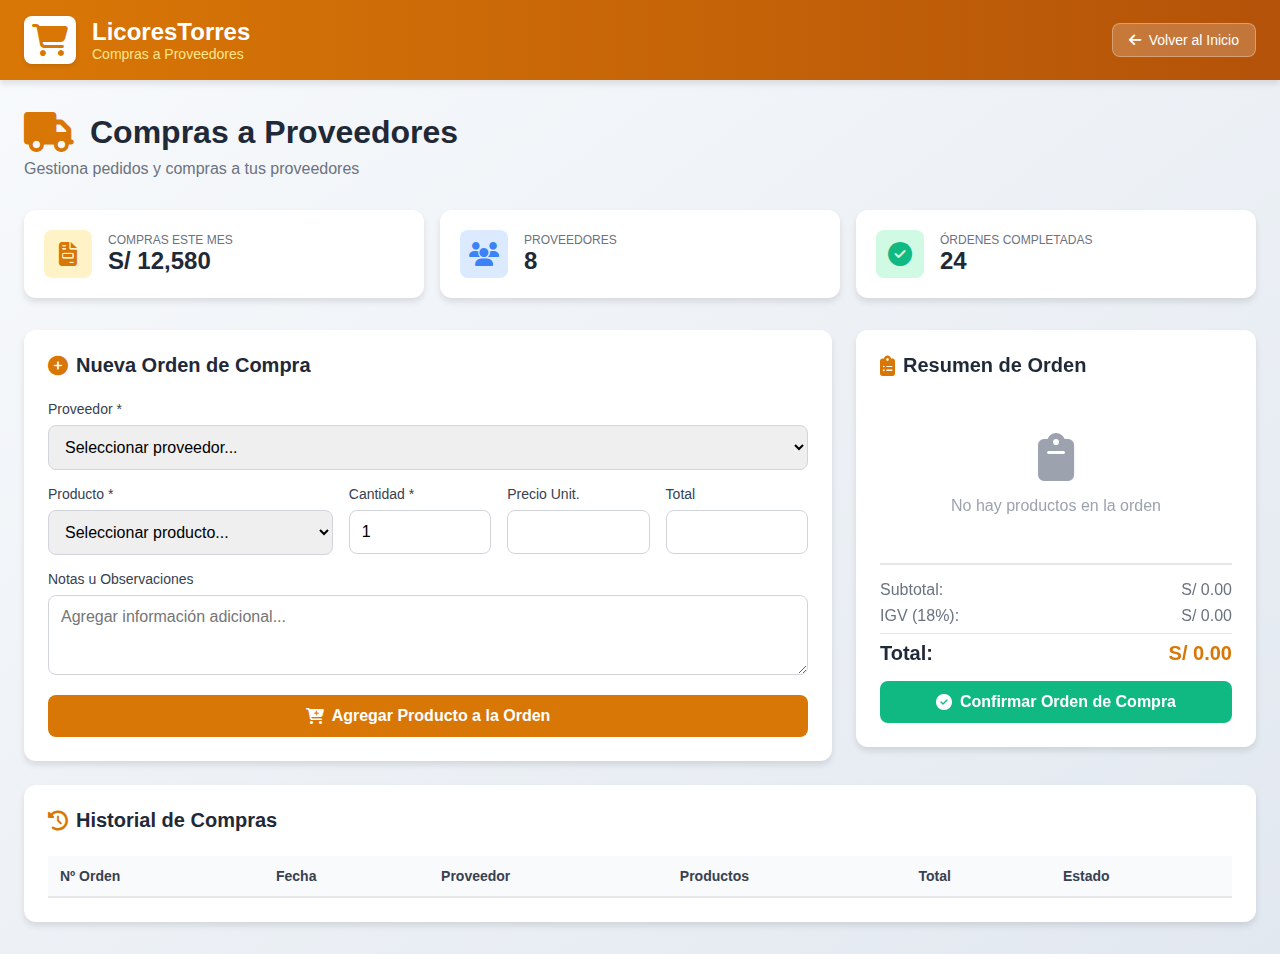
<file: InterfazPrincipal/compras_proveedores.html>
<!DOCTYPE html>
<html lang="es">
<head>
    <meta charset="UTF-8">
    <meta name="viewport" content="width=device-width, initial-scale=1.0">
    <title>Compras a Proveedores - LicoresTorres</title>
    <link rel="stylesheet" href="https://cdnjs.cloudflare.com/ajax/libs/font-awesome/6.4.0/css/all.min.css">
    <style>
        * {
            margin: 0;
            padding: 0;
            box-sizing: border-box;
        }

        body {
            font-family: 'Segoe UI', Tahoma, Geneva, Verdana, sans-serif;
            background: linear-gradient(to bottom right, #f8fafc, #e2e8f0);
            min-height: 100vh;
        }

        /* Header */
        header {
            background: linear-gradient(to right, #d97706, #b45309);
            box-shadow: 0 4px 6px rgba(0,0,0,0.1);
            padding: 1rem 1.5rem;
        }

        .header-content {
            display: flex;
            justify-content: space-between;
            align-items: center;
            max-width: 1400px;
            margin: 0 auto;
        }

        .logo-section {
            display: flex;
            align-items: center;
            gap: 1rem;
        }

        .logo-box {
            background: white;
            padding: 0.5rem;
            border-radius: 0.5rem;
            box-shadow: 0 2px 4px rgba(0,0,0,0.1);
        }

        .logo-box i {
            font-size: 32px;
            color: #d97706;
        }

        .logo-text h1 {
            color: white;
            font-size: 1.5rem;
            font-weight: bold;
        }

        .logo-text p {
            color: #fde68a;
            font-size: 0.875rem;
        }

        .back-btn {
            background: rgba(255,255,255,0.2);
            border: 1px solid rgba(255,255,255,0.3);
            color: white;
            padding: 0.5rem 1rem;
            border-radius: 0.5rem;
            cursor: pointer;
            display: flex;
            align-items: center;
            gap: 0.5rem;
            font-size: 0.875rem;
            transition: all 0.3s;
        }

        .back-btn:hover {
            background: rgba(255,255,255,0.3);
        }

        /* Main Container */
        .main-container {
            max-width: 1400px;
            margin: 2rem auto;
            padding: 0 1.5rem;
        }

        .page-title {
            color: #1f2937;
            font-size: 2rem;
            font-weight: bold;
            margin-bottom: 0.5rem;
            display: flex;
            align-items: center;
            gap: 1rem;
        }

        .page-title i {
            color: #d97706;
            font-size: 2.5rem;
        }

        .page-subtitle {
            color: #6b7280;
            margin-bottom: 2rem;
        }

        /* Stats Row */
        .stats-row {
            display: grid;
            grid-template-columns: repeat(auto-fit, minmax(200px, 1fr));
            gap: 1rem;
            margin-bottom: 2rem;
        }

        .stat-card {
            background: white;
            border-radius: 0.75rem;
            box-shadow: 0 4px 6px rgba(0,0,0,0.1);
            padding: 1.25rem;
            display: flex;
            align-items: center;
            gap: 1rem;
        }

        .stat-icon {
            width: 48px;
            height: 48px;
            border-radius: 0.5rem;
            display: flex;
            align-items: center;
            justify-content: center;
        }

        .stat-icon.amber {
            background: #fef3c7;
        }

        .stat-icon.blue {
            background: #dbeafe;
        }

        .stat-icon.green {
            background: #d1fae5;
        }

        .stat-icon i {
            font-size: 24px;
        }

        .stat-icon.amber i {
            color: #d97706;
        }

        .stat-icon.blue i {
            color: #3b82f6;
        }

        .stat-icon.green i {
            color: #10b981;
        }

        .stat-info p:first-child {
            color: #6b7280;
            font-size: 0.75rem;
            font-weight: 500;
        }

        .stat-info p:last-child {
            color: #1f2937;
            font-size: 1.5rem;
            font-weight: bold;
        }

        /* Two Column Layout */
        .content-grid {
            display: grid;
            grid-template-columns: 1fr 400px;
            gap: 1.5rem;
        }

        /* Form Section */
        .form-section {
            background: white;
            border-radius: 0.75rem;
            box-shadow: 0 4px 6px rgba(0,0,0,0.1);
            padding: 1.5rem;
        }

        .section-title {
            color: #1f2937;
            font-size: 1.25rem;
            font-weight: bold;
            margin-bottom: 1.5rem;
            display: flex;
            align-items: center;
            gap: 0.5rem;
        }

        .section-title i {
            color: #d97706;
        }

        .form-group {
            margin-bottom: 1rem;
        }

        .form-group label {
            display: block;
            color: #374151;
            font-weight: 500;
            margin-bottom: 0.5rem;
            font-size: 0.875rem;
        }

        .form-group input,
        .form-group select,
        .form-group textarea {
            width: 100%;
            padding: 0.75rem;
            border: 1px solid #d1d5db;
            border-radius: 0.5rem;
            font-size: 1rem;
            font-family: inherit;
        }

        .form-group textarea {
            resize: vertical;
            min-height: 80px;
        }

        .form-group input:focus,
        .form-group select:focus,
        .form-group textarea:focus {
            outline: none;
            border-color: #d97706;
            box-shadow: 0 0 0 3px rgba(217, 119, 6, 0.1);
        }

        .form-row {
            display: grid;
            grid-template-columns: 2fr 1fr 1fr 1fr;
            gap: 1rem;
        }

        .btn {
            padding: 0.75rem 1.5rem;
            border: none;
            border-radius: 0.5rem;
            font-weight: 600;
            cursor: pointer;
            transition: all 0.3s;
            display: flex;
            align-items: center;
            justify-content: center;
            gap: 0.5rem;
        }

        .btn-primary {
            background: #d97706;
            color: white;
            width: 100%;
            font-size: 1rem;
        }

        .btn-primary:hover {
            background: #b45309;
            transform: translateY(-2px);
            box-shadow: 0 4px 8px rgba(217, 119, 6, 0.3);
        }

        .btn-success {
            background: #10b981;
            color: white;
            width: 100%;
            font-size: 1rem;
        }

        .btn-success:hover {
            background: #059669;
            transform: translateY(-2px);
            box-shadow: 0 4px 8px rgba(16, 185, 129, 0.3);
        }

        /* Order Summary Section */
        .order-section {
            background: white;
            border-radius: 0.75rem;
            box-shadow: 0 4px 6px rgba(0,0,0,0.1);
            padding: 1.5rem;
            height: fit-content;
            position: sticky;
            top: 1.5rem;
        }

        .order-items {
            max-height: 300px;
            overflow-y: auto;
            margin-bottom: 1rem;
        }

        .order-item {
            display: flex;
            justify-content: space-between;
            align-items: center;
            padding: 0.75rem;
            border-bottom: 1px solid #e5e7eb;
        }

        .order-item:last-child {
            border-bottom: none;
        }

        .order-item-info {
            flex: 1;
        }

        .order-item-name {
            font-weight: 600;
            color: #1f2937;
            font-size: 0.875rem;
        }

        .order-item-details {
            font-size: 0.75rem;
            color: #6b7280;
        }

        .order-item-price {
            font-weight: bold;
            color: #d97706;
            margin-left: 1rem;
        }

        .order-item-remove {
            background: none;
            border: none;
            color: #ef4444;
            cursor: pointer;
            padding: 0.25rem;
            margin-left: 0.5rem;
        }

        .order-empty {
            text-align: center;
            padding: 2rem;
            color: #9ca3af;
        }

        .order-empty i {
            font-size: 3rem;
            margin-bottom: 1rem;
        }

        .order-summary {
            border-top: 2px solid #e5e7eb;
            padding-top: 1rem;
            margin-top: 1rem;
        }

        .summary-row {
            display: flex;
            justify-content: space-between;
            margin-bottom: 0.5rem;
            color: #6b7280;
        }

        .summary-row.total {
            font-size: 1.25rem;
            font-weight: bold;
            color: #1f2937;
            margin-top: 0.5rem;
            padding-top: 0.5rem;
            border-top: 1px solid #e5e7eb;
        }

        .summary-row.total span:last-child {
            color: #d97706;
        }

        .provider-info {
            background: #fffbeb;
            border: 1px solid #fcd34d;
            border-radius: 0.5rem;
            padding: 1rem;
            margin-bottom: 1rem;
        }

        .provider-info h4 {
            color: #92400e;
            font-size: 0.875rem;
            font-weight: 600;
            margin-bottom: 0.5rem;
        }

        .provider-info p {
            color: #78350f;
            font-size: 0.75rem;
            margin: 0.25rem 0;
        }

        /* Purchase Table */
        .purchase-table-section {
            background: white;
            border-radius: 0.75rem;
            box-shadow: 0 4px 6px rgba(0,0,0,0.1);
            padding: 1.5rem;
            margin-top: 1.5rem;
        }

        .table-wrapper {
            overflow-x: auto;
        }

        table {
            width: 100%;
            border-collapse: collapse;
        }

        thead {
            background: #f9fafb;
        }

        th {
            padding: 0.75rem;
            text-align: left;
            font-weight: 600;
            color: #374151;
            border-bottom: 2px solid #e5e7eb;
            font-size: 0.875rem;
        }

        td {
            padding: 0.75rem;
            border-bottom: 1px solid #e5e7eb;
            color: #6b7280;
            font-size: 0.875rem;
        }

        tbody tr:hover {
            background: #f9fafb;
        }

        .badge {
            padding: 0.25rem 0.75rem;
            border-radius: 9999px;
            font-size: 0.75rem;
            font-weight: 600;
            cursor: pointer;
            display: inline-flex;
            align-items: center;
            gap: 0.25rem;
            transition: all 0.3s;
        }

        .badge:hover {
            transform: scale(1.05);
            box-shadow: 0 2px 4px rgba(0,0,0,0.1);
        }

        .badge-success {
            background: #d1fae5;
            color: #065f46;
        }

        .badge-warning {
            background: #fef3c7;
            color: #92400e;
        }

        .badge-danger {
            background: #fee2e2;
            color: #991b1b;
        }

        /* Modal */
        .modal-overlay {
            display: none;
            position: fixed;
            top: 0;
            left: 0;
            width: 100%;
            height: 100%;
            background: rgba(0, 0, 0, 0.5);
            z-index: 1000;
            align-items: center;
            justify-content: center;
        }

        .modal-overlay.active {
            display: flex;
        }

        .modal {
            background: white;
            border-radius: 0.75rem;
            padding: 2rem;
            max-width: 400px;
            width: 90%;
            box-shadow: 0 20px 25px -5px rgba(0, 0, 0, 0.1);
            animation: modalSlide 0.3s ease-out;
        }

        @keyframes modalSlide {
            from {
                transform: translateY(-50px);
                opacity: 0;
            }
            to {
                transform: translateY(0);
                opacity: 1;
            }
        }

        .modal-header {
            display: flex;
            justify-content: space-between;
            align-items: center;
            margin-bottom: 1.5rem;
        }

        .modal-title {
            color: #1f2937;
            font-size: 1.25rem;
            font-weight: bold;
            display: flex;
            align-items: center;
            gap: 0.5rem;
        }

        .modal-close {
            background: none;
            border: none;
            color: #6b7280;
            font-size: 1.5rem;
            cursor: pointer;
            padding: 0;
            line-height: 1;
        }

        .modal-close:hover {
            color: #1f2937;
        }

        .modal-content {
            margin-bottom: 1.5rem;
        }

        .modal-info {
            background: #f9fafb;
            padding: 1rem;
            border-radius: 0.5rem;
            margin-bottom: 1rem;
        }

        .modal-info p {
            color: #6b7280;
            font-size: 0.875rem;
            margin: 0.5rem 0;
        }

        .modal-info strong {
            color: #1f2937;
        }

        .status-options {
            display: flex;
            flex-direction: column;
            gap: 0.75rem;
        }

        .status-option {
            padding: 1rem;
            border: 2px solid #e5e7eb;
            border-radius: 0.5rem;
            cursor: pointer;
            transition: all 0.3s;
            display: flex;
            align-items: center;
            gap: 0.75rem;
        }

        .status-option:hover {
            border-color: #d97706;
            background: #fffbeb;
        }

        .status-option.selected {
            border-color: #d97706;
            background: #fffbeb;
        }

        .status-option input[type="radio"] {
            width: 20px;
            height: 20px;
            cursor: pointer;
        }

        .status-label {
            flex: 1;
        }

        .status-label .status-name {
            font-weight: 600;
            color: #1f2937;
            font-size: 0.875rem;
            display: flex;
            align-items: center;
            gap: 0.5rem;
        }

        .status-label .status-desc {
            color: #6b7280;
            font-size: 0.75rem;
            margin-top: 0.25rem;
        }

        .modal-actions {
            display: flex;
            gap: 0.75rem;
        }

        .btn-modal {
            flex: 1;
            padding: 0.75rem;
            border: none;
            border-radius: 0.5rem;
            font-weight: 600;
            cursor: pointer;
            transition: all 0.3s;
            font-size: 0.875rem;
        }

        .btn-cancel {
            background: #f3f4f6;
            color: #6b7280;
        }

        .btn-cancel:hover {
            background: #e5e7eb;
        }

        .btn-confirm {
            background: #d97706;
            color: white;
        }

        .btn-confirm:hover {
            background: #b45309;
        }

        @media (max-width: 1024px) {
            .content-grid {
                grid-template-columns: 1fr;
            }

            .order-section {
                position: static;
            }

            .stats-row {
                grid-template-columns: repeat(auto-fit, minmax(150px, 1fr));
            }
        }

        @media (max-width: 768px) {
            .form-row {
                grid-template-columns: 1fr;
            }
        }
    </style>
</head>
<body>
    <!-- Header -->
    <header>
        <div class="header-content">
            <div class="logo-section">
                <div class="logo-box">
                    <i class="fas fa-shopping-cart"></i>
                </div>
                <div class="logo-text">
                    <h1>LicoresTorres</h1>
                    <p>Compras a Proveedores</p>
                </div>
            </div>
            <button class="back-btn" onclick="window.location.href='Principal.html'">
                <i class="fas fa-arrow-left"></i>
                Volver al Inicio
            </button>
        </div>
    </header>

    <!-- Main Content -->
    <div class="main-container">
        <div class="page-title">
            <i class="fas fa-truck"></i>
            Compras a Proveedores
        </div>
        <p class="page-subtitle">Gestiona pedidos y compras a tus proveedores</p>

        <!-- Stats -->
        <div class="stats-row">
            <div class="stat-card">
                <div class="stat-icon amber">
                    <i class="fas fa-file-invoice"></i>
                </div>
                <div class="stat-info">
                    <p>COMPRAS ESTE MES</p>
                    <p>S/ 12,580</p>
                </div>
            </div>
            <div class="stat-card">
                <div class="stat-icon blue">
                    <i class="fas fa-users"></i>
                </div>
                <div class="stat-info">
                    <p>PROVEEDORES</p>
                    <p>8</p>
                </div>
            </div>
            <div class="stat-card">
                <div class="stat-icon green">
                    <i class="fas fa-check-circle"></i>
                </div>
                <div class="stat-info">
                    <p>ÓRDENES COMPLETADAS</p>
                    <p>24</p>
                </div>
            </div>
        </div>

        <div class="content-grid">
            <!-- Form Section -->
            <div class="form-section">
                <h2 class="section-title">
                    <i class="fas fa-plus-circle"></i>
                    Nueva Orden de Compra
                </h2>

                <form id="purchaseForm">
                    <div class="form-group">
                        <label>Proveedor *</label>
                        <select id="providerSelect" required>
                            <option value="">Seleccionar proveedor...</option>
                            <option value="1" data-contact="Juan Pérez" data-phone="984-123-456">Distribuidora Norte SAC</option>
                            <option value="2" data-contact="María García" data-phone="951-789-012">Licores del Sur EIRL</option>
                            <option value="3" data-contact="Carlos Ruiz" data-phone="932-456-789">Importadora Premium SAC</option>
                            <option value="4" data-contact="Ana Torres" data-phone="965-234-567">Bebidas Express SAC</option>
                        </select>
                    </div>

                    <div class="form-row">
                        <div class="form-group">
                            <label>Producto *</label>
                            <select id="productSelect" required>
                                <option value="">Seleccionar producto...</option>
                                <option value="1" data-price="3.00">Cerveza Pilsen 620ml (Caja x 24)</option>
                                <option value="2" data-price="3.50">Cerveza Cusqueña 650ml (Caja x 24)</option>
                                <option value="3" data-price="30.00">Vino Tacama Tinto (Botella)</option>
                                <option value="4" data-price="55.00">Ron Cartavio XO (Botella)</option>
                                <option value="5" data-price="40.00">Whisky Johnnie Walker Red (Botella)</option>
                            </select>
                        </div>
                        <div class="form-group">
                            <label>Cantidad *</label>
                            <input type="number" id="quantity" min="1" value="1" required>
                        </div>
                        <div class="form-group">
                            <label>Precio Unit.</label>
                            <input type="number" id="price" step="0.01" readonly>
                        </div>
                        <div class="form-group">
                            <label>Total</label>
                            <input type="number" id="itemTotal" step="0.01" readonly>
                        </div>
                    </div>

                    <div class="form-group">
                        <label>Notas u Observaciones</label>
                        <textarea id="notes" placeholder="Agregar información adicional..."></textarea>
                    </div>

                    <button type="submit" class="btn btn-primary">
                        <i class="fas fa-cart-plus"></i>
                        Agregar Producto a la Orden
                    </button>
                </form>
            </div>

            <!-- Order Summary Section -->
            <div class="order-section">
                <h2 class="section-title">
                    <i class="fas fa-clipboard-list"></i>
                    Resumen de Orden
                </h2>

                <div class="provider-info" id="providerInfo" style="display: none;">
                    <h4><i class="fas fa-building"></i> Proveedor Seleccionado</h4>
                    <p id="providerName"></p>
                    <p><i class="fas fa-user"></i> <span id="providerContact"></span></p>
                    <p><i class="fas fa-phone"></i> <span id="providerPhone"></span></p>
                </div>

                <div class="order-items" id="orderItems">
                    <div class="order-empty">
                        <i class="fas fa-clipboard"></i>
                        <p>No hay productos en la orden</p>
                    </div>
                </div>

                <div class="order-summary">
                    <div class="summary-row">
                        <span>Subtotal:</span>
                        <span id="subtotal">S/ 0.00</span>
                    </div>
                    <div class="summary-row">
                        <span>IGV (18%):</span>
                        <span id="igv">S/ 0.00</span>
                    </div>
                    <div class="summary-row total">
                        <span>Total:</span>
                        <span id="total">S/ 0.00</span>
                    </div>

                    <button class="btn btn-success" id="finalizePurchase" style="margin-top: 1rem;" disabled>
                        <i class="fas fa-check-circle"></i>
                        Confirmar Orden de Compra
                    </button>
                </div>
            </div>
        </div>

        <!-- Purchase History Table -->
        <div class="purchase-table-section">
            <h2 class="section-title">
                <i class="fas fa-history"></i>
                Historial de Compras
            </h2>

            <div class="table-wrapper">
                <table>
                    <thead>
                        <tr>
                            <th>Nº Orden</th>
                            <th>Fecha</th>
                            <th>Proveedor</th>
                            <th>Productos</th>
                            <th>Total</th>
                            <th>Estado</th>
                        </tr>
                    </thead>
                    <tbody id="purchaseHistory">
                    </tbody>
                </table>
            </div>
        </div>
    </div>

    <!-- Status Change Modal -->
    <div class="modal-overlay" id="statusModal">
        <div class="modal">
            <div class="modal-header">
                <h3 class="modal-title">
                    <i class="fas fa-edit"></i>
                    Cambiar Estado de Orden
                </h3>
                <button class="modal-close" onclick="closeStatusModal()">×</button>
            </div>
            
            <div class="modal-content">
                <div class="modal-info">
                    <p><strong>Orden:</strong> <span id="modalOrderId"></span></p>
                    <p><strong>Proveedor:</strong> <span id="modalProvider"></span></p>
                    <p><strong>Estado Actual:</strong> <span id="modalCurrentStatus"></span></p>
                </div>

                <div class="status-options">
                    <label class="status-option">
                        <input type="radio" name="status" value="pendiente">
                        <div class="status-label">
                            <div class="status-name">
                                <i class="fas fa-clock" style="color: #d97706;"></i>
                                Pendiente
                            </div>
                            <div class="status-desc">La orden está en espera de ser procesada</div>
                        </div>
                    </label>

                    <label class="status-option">
                        <input type="radio" name="status" value="recibida">
                        <div class="status-label">
                            <div class="status-name">
                                <i class="fas fa-check-circle" style="color: #10b981;"></i>
                                Recibida
                            </div>
                            <div class="status-desc">Los productos fueron recibidos correctamente</div>
                        </div>
                    </label>

                    <label class="status-option">
                        <input type="radio" name="status" value="cancelada">
                        <div class="status-label">
                            <div class="status-name">
                                <i class="fas fa-times-circle" style="color: #ef4444;"></i>
                                Cancelada
                            </div>
                            <div class="status-desc">La orden fue cancelada</div>
                        </div>
                    </label>
                </div>
            </div>

            <div class="modal-actions">
                <button class="btn-modal btn-cancel" onclick="closeStatusModal()">
                    Cancelar
                </button>
                <button class="btn-modal btn-confirm" onclick="confirmStatusChange()">
                    Guardar Cambios
                </button>
            </div>
        </div>
    </div>

    <script>
        let order = [];
        let purchaseCounter = 1;
        let selectedProvider = null;
        let currentOrderRow = null;
        let orders = {}; // Store order data

        // Status option click handlers
        document.querySelectorAll('.status-option').forEach(option => {
            option.addEventListener('click', function() {
                document.querySelectorAll('.status-option').forEach(o => o.classList.remove('selected'));
                this.classList.add('selected');
                this.querySelector('input[type="radio"]').checked = true;
            });
        });

        // Update provider info
        document.getElementById('providerSelect').addEventListener('change', function() {
            const selectedOption = this.options[this.selectedIndex];
            
            if (selectedOption.value) {
                selectedProvider = {
                    id: selectedOption.value,
                    name: selectedOption.text,
                    contact: selectedOption.dataset.contact,
                    phone: selectedOption.dataset.phone
                };
                
                document.getElementById('providerInfo').style.display = 'block';
                document.getElementById('providerName').textContent = selectedProvider.name;
                document.getElementById('providerContact').textContent = selectedProvider.contact;
                document.getElementById('providerPhone').textContent = selectedProvider.phone;
            } else {
                document.getElementById('providerInfo').style.display = 'none';
                selectedProvider = null;
            }
        });

        // Update price and total
        document.getElementById('productSelect').addEventListener('change', updateItemTotal);
        document.getElementById('quantity').addEventListener('input', updateItemTotal);

        function updateItemTotal() {
            const select = document.getElementById('productSelect');
            const selectedOption = select.options[select.selectedIndex];
            const price = parseFloat(selectedOption.dataset.price) || 0;
            const quantity = parseInt(document.getElementById('quantity').value) || 0;
            
            document.getElementById('price').value = price.toFixed(2);
            document.getElementById('itemTotal').value = (price * quantity).toFixed(2);
        }

        // Add to order
        document.getElementById('purchaseForm').addEventListener('submit', function(e) {
            e.preventDefault();
            
            if (!selectedProvider) {
                alert('Por favor selecciona un proveedor');
                return;
            }
            
            const select = document.getElementById('productSelect');
            const selectedOption = select.options[select.selectedIndex];
            const quantity = parseInt(document.getElementById('quantity').value);
            const price = parseFloat(selectedOption.dataset.price);
            
            if (!selectedOption.value) return;
            
            const item = {
                id: selectedOption.value,
                name: selectedOption.text,
                quantity: quantity,
                price: price,
                total: quantity * price
            };
            
            order.push(item);
            updateOrder();
            
            // Reset product fields only
            document.getElementById('productSelect').value = '';
            document.getElementById('quantity').value = '1';
            document.getElementById('price').value = '';
            document.getElementById('itemTotal').value = '';
            document.getElementById('notes').value = '';
        });

        // Update order display
        function updateOrder() {
            const orderItemsDiv = document.getElementById('orderItems');
            
            if (order.length === 0) {
                orderItemsDiv.innerHTML = `
                    <div class="order-empty">
                        <i class="fas fa-clipboard"></i>
                        <p>No hay productos en la orden</p>
                    </div>
                `;
                document.getElementById('finalizePurchase').disabled = true;
            } else {
                orderItemsDiv.innerHTML = order.map((item, index) => `
                    <div class="order-item">
                        <div class="order-item-info">
                            <div class="order-item-name">${item.name}</div>
                            <div class="order-item-details">${item.quantity} unid. x S/ ${item.price.toFixed(2)}</div>
                        </div>
                        <div class="order-item-price">S/ ${item.total.toFixed(2)}</div>
                        <button class="order-item-remove" onclick="removeFromOrder(${index})">
                            <i class="fas fa-times"></i>
                        </button>
                    </div>
                `).join('');
                document.getElementById('finalizePurchase').disabled = false;
            }
            
            updateSummary();
        }

        // Remove from order
        function removeFromOrder(index) {
            order.splice(index, 1);
            updateOrder();
        }

        // Update summary
        function updateSummary() {
            const subtotal = order.reduce((sum, item) => sum + item.total, 0);
            const igv = subtotal * 0.18;
            const total = subtotal + igv;
            
            document.getElementById('subtotal').textContent = `S/ ${subtotal.toFixed(2)}`;
            document.getElementById('igv').textContent = `S/ ${igv.toFixed(2)}`;
            document.getElementById('total').textContent = `S/ ${total.toFixed(2)}`;
        }

        // Finalize purchase
        document.getElementById('finalizePurchase').addEventListener('click', function() {
            if (order.length === 0 || !selectedProvider) return;
            
            const total = parseFloat(document.getElementById('total').textContent.replace('S/ ', ''));
            const now = new Date();
            const dateStr = `${now.getDate().toString().padStart(2, '0')}/${(now.getMonth()+1).toString().padStart(2, '0')}/${now.getFullYear()}`;
            
            const productSummary = order.map(item => `${item.name.split('(')[0].trim()} (${item.quantity})`).join(', ');
            const orderId = `OC-${purchaseCounter.toString().padStart(4, '0')}`;
            
            // Store order data
            orders[orderId] = {
                id: orderId,
                date: dateStr,
                provider: selectedProvider.name,
                products: productSummary,
                total: total,
                status: 'pendiente'
            };
            
            // Add to table
            const tbody = document.getElementById('purchaseHistory');
            const newRow = tbody.insertRow(0);
            newRow.dataset.orderId = orderId;
            
            newRow.innerHTML = `
                <td>#${orderId}</td>
                <td>${dateStr}</td>
                <td>${selectedProvider.name}</td>
                <td>${productSummary}</td>
                <td>S/ ${total.toFixed(2)}</td>
                <td>
                    <span class="badge badge-warning" onclick="openStatusModal('${orderId}', this.closest('tr'))">
                        <i class="fas fa-clock"></i>
                        Pendiente
                    </span>
                </td>
            `;
            
            purchaseCounter++;
            
            // Clear order and reset
            order = [];
            selectedProvider = null;
            updateOrder();
            document.getElementById('providerSelect').value = '';
            document.getElementById('providerInfo').style.display = 'none';
            
            alert('¡Orden de compra registrada exitosamente!');
        });

        // Open status modal
        function openStatusModal(orderId, row) {
            currentOrderRow = row;
            const orderData = orders[orderId];
            
            document.getElementById('modalOrderId').textContent = '#' + orderId;
            document.getElementById('modalProvider').textContent = orderData.provider;
            
            // Set current status text and select radio
            const statusTexts = {
                'pendiente': 'Pendiente',
                'recibida': 'Recibida',
                'cancelada': 'Cancelada'
            };
            document.getElementById('modalCurrentStatus').textContent = statusTexts[orderData.status];
            
            // Select current status radio
            const currentRadio = document.querySelector(`input[name="status"][value="${orderData.status}"]`);
            if (currentRadio) {
                currentRadio.checked = true;
                currentRadio.closest('.status-option').classList.add('selected');
            }
            
            document.getElementById('statusModal').classList.add('active');
        }

        // Close status modal
        function closeStatusModal() {
            document.getElementById('statusModal').classList.remove('active');
            document.querySelectorAll('.status-option').forEach(o => o.classList.remove('selected'));
            document.querySelectorAll('input[name="status"]').forEach(r => r.checked = false);
            currentOrderRow = null;
        }

        // Confirm status change
        function confirmStatusChange() {
            const selectedStatus = document.querySelector('input[name="status"]:checked');
            
            if (!selectedStatus) {
                alert('Por favor selecciona un estado');
                return;
            }
            
            const newStatus = selectedStatus.value;
            const orderId = document.getElementById('modalOrderId').textContent.replace('#', '');
            
            // Update order data
            orders[orderId].status = newStatus;
            
            // Update badge in table
            const badgeCell = currentOrderRow.cells[5];
            let badgeClass = '';
            let badgeIcon = '';
            let badgeText = '';
            
            switch(newStatus) {
                case 'recibida':
                    badgeClass = 'badge-success';
                    badgeIcon = 'fa-check-circle';
                    badgeText = 'Recibida';
                    break;
                case 'pendiente':
                    badgeClass = 'badge-warning';
                    badgeIcon = 'fa-clock';
                    badgeText = 'Pendiente';
                    break;
                case 'cancelada':
                    badgeClass = 'badge-danger';
                    badgeIcon = 'fa-times-circle';
                    badgeText = 'Cancelada';
                    break;
            }
            
            badgeCell.innerHTML = `
                <span class="badge ${badgeClass}" onclick="openStatusModal('${orderId}', this.closest('tr'))">
                    <i class="fas ${badgeIcon}"></i>
                    ${badgeText}
                </span>
            `;
            
            closeStatusModal();
            alert(`Estado actualizado a: ${badgeText}`);
        }

        // Close modal when clicking outside
        document.getElementById('statusModal').addEventListener('click', function(e) {
            if (e.target === this) {
                closeStatusModal();
            }
        });
    </script>
</body>
</html>
</file>
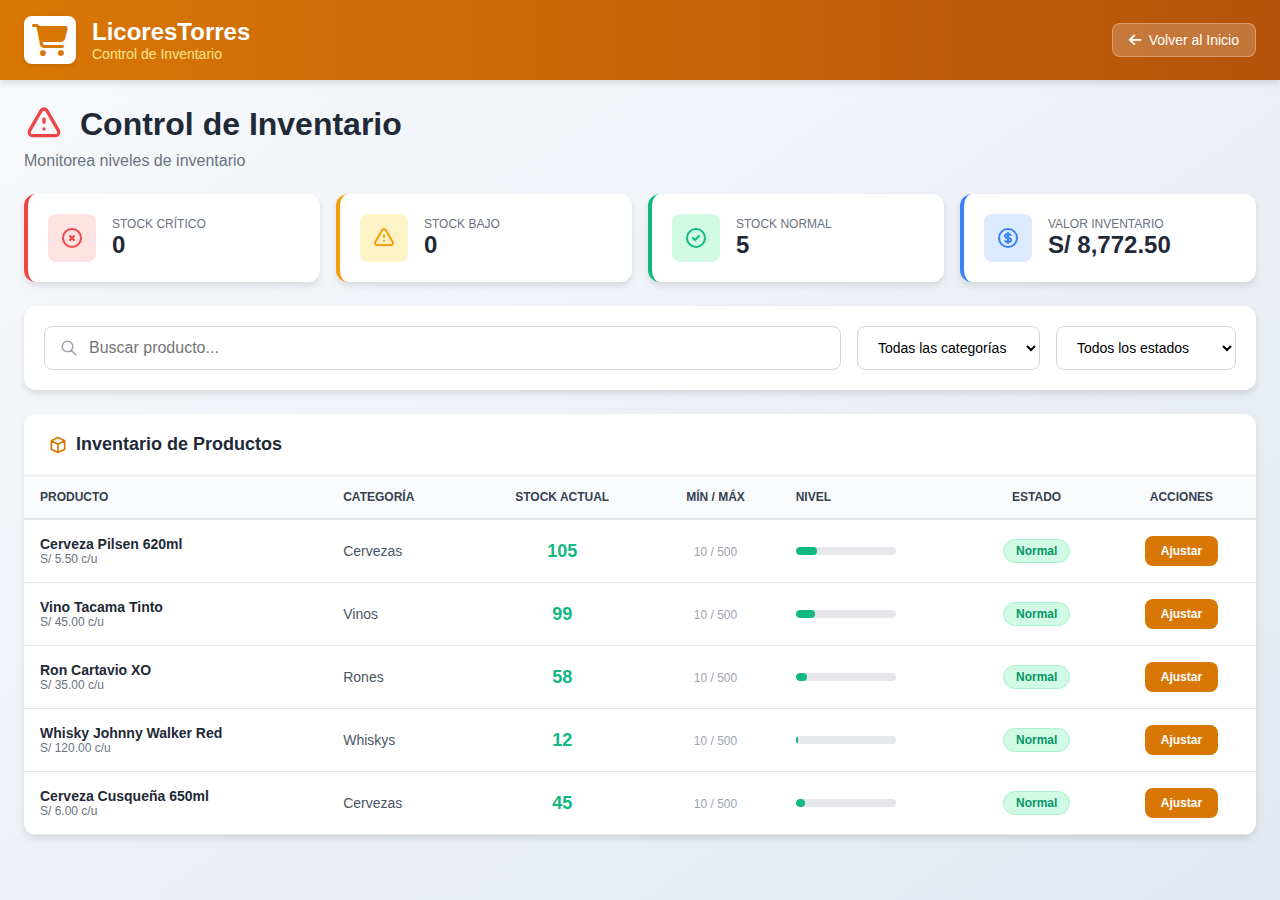
<file: InterfazPrincipal/control_de_Stock.html>
<!DOCTYPE html>
<html lang="es">
<head>
    <meta charset="UTF-8">
    <meta name="viewport" content="width=device-width, initial-scale=1.0">
    <link rel="stylesheet" href="https://cdnjs.cloudflare.com/ajax/libs/font-awesome/6.4.0/css/all.min.css">
    <title>Control de Stock - LicoresTorres</title>
    <style>
        * {
            margin: 0;
            padding: 0;
            box-sizing: border-box;
        }

        body {
            font-family: 'Segoe UI', Tahoma, Geneva, Verdana, sans-serif;
            background: linear-gradient(to bottom right, #f8fafc, #e2e8f0);
            min-height: 100vh;
        }

        header {
            background: linear-gradient(to right, #d97706, #b45309);
            box-shadow: 0 4px 6px rgba(0,0,0,0.1);
            padding: 1rem 1.5rem;
        }

        .header-content {
            display: flex;
            justify-content: space-between;
            align-items: center;
            max-width: 1400px;
            margin: 0 auto;
        }

        .logo-section {
            display: flex;
            align-items: center;
            gap: 1rem;
        }

        .logo-box {
            background: white;
            padding: 0.5rem;
            border-radius: 0.5rem;
            box-shadow: 0 2px 4px rgba(0,0,0,0.1);
        }

        .logo-box i {
            font-size: 32px;
            color: #d97706;
        }

        .logo-text h1 {
            color: white;
            font-size: 1.5rem;
            font-weight: bold;
        }

        .logo-text p {
            color: #fde68a;
            font-size: 0.875rem;
        }

        .back-btn {
            background: rgba(255,255,255,0.2);
            border: 1px solid rgba(255,255,255,0.3);
            color: white;
            padding: 0.5rem 1rem;
            border-radius: 0.5rem;
            cursor: pointer;
            display: flex;
            align-items: center;
            gap: 0.5rem;
            font-size: 0.875rem;
            transition: all 0.3s;
        }

        .back-btn:hover {
            background: rgba(255,255,255,0.3);
        }

        .main-container {
            max-width: 1400px;
            margin: 0 auto;
            padding: 1.5rem;
        }

        .page-header {
            display: flex;
            align-items: center;
            gap: 1rem;
            margin-bottom: 0.5rem;
        }

        .page-header svg {
            width: 40px;
            height: 40px;
            color: #ef4444;
        }

        .page-title {
            color: #1f2937;
            font-size: 2rem;
            font-weight: bold;
        }

        .page-subtitle {
            color: #6b7280;
            margin-bottom: 1.5rem;
        }

        .stats-row {
            display: grid;
            grid-template-columns: repeat(auto-fit, minmax(200px, 1fr));
            gap: 1rem;
            margin-bottom: 1.5rem;
        }

        .stat-card {
            background: white;
            border-radius: 0.75rem;
            box-shadow: 0 4px 6px rgba(0,0,0,0.1);
            padding: 1.25rem;
            display: flex;
            align-items: center;
            gap: 1rem;
            border-left: 4px solid transparent;
        }

        .stat-card.red { border-left-color: #ef4444; }
        .stat-card.yellow { border-left-color: #f59e0b; }
        .stat-card.green { border-left-color: #10b981; }
        .stat-card.blue { border-left-color: #3b82f6; }

        .stat-icon {
            width: 48px;
            height: 48px;
            border-radius: 0.5rem;
            display: flex;
            align-items: center;
            justify-content: center;
        }

        .stat-icon svg {
            width: 24px;
            height: 24px;
        }

        .stat-icon.red { background: #fee2e2; }
        .stat-icon.red svg { color: #ef4444; }
        .stat-icon.yellow { background: #fef3c7; }
        .stat-icon.yellow svg { color: #f59e0b; }
        .stat-icon.green { background: #d1fae5; }
        .stat-icon.green svg { color: #10b981; }
        .stat-icon.blue { background: #dbeafe; }
        .stat-icon.blue svg { color: #3b82f6; }

        .stat-info p:first-child {
            color: #6b7280;
            font-size: 0.75rem;
            font-weight: 500;
        }

        .stat-info p:last-child {
            color: #1f2937;
            font-size: 1.5rem;
            font-weight: bold;
        }

        .filter-section {
            background: white;
            border-radius: 0.75rem;
            box-shadow: 0 4px 6px rgba(0,0,0,0.1);
            padding: 1.25rem;
            margin-bottom: 1.5rem;
            display: flex;
            flex-wrap: wrap;
            gap: 1rem;
            align-items: center;
        }

        .search-box {
            flex: 1;
            min-width: 250px;
            position: relative;
        }

        .search-box svg {
            position: absolute;
            left: 1rem;
            top: 50%;
            transform: translateY(-50%);
            color: #9ca3af;
            width: 18px;
            height: 18px;
        }

        .search-box input {
            width: 100%;
            padding: 0.75rem 1rem 0.75rem 2.75rem;
            border: 1px solid #d1d5db;
            border-radius: 0.5rem;
            font-size: 1rem;
        }

        .search-box input:focus {
            outline: none;
            border-color: #d97706;
            box-shadow: 0 0 0 3px rgba(217, 119, 6, 0.1);
        }

        .filter-select {
            padding: 0.75rem 1rem;
            border: 1px solid #d1d5db;
            border-radius: 0.5rem;
            font-size: 0.875rem;
            min-width: 180px;
            background: white;
        }

        .filter-select:focus {
            outline: none;
            border-color: #d97706;
        }

        .table-section {
            background: white;
            border-radius: 0.75rem;
            box-shadow: 0 4px 6px rgba(0,0,0,0.1);
            overflow: hidden;
        }

        .section-header {
            padding: 1.25rem 1.5rem;
            border-bottom: 1px solid #e5e7eb;
        }

        .section-title {
            color: #1f2937;
            font-size: 1.125rem;
            font-weight: bold;
            display: flex;
            align-items: center;
            gap: 0.5rem;
        }

        .section-title svg {
            width: 20px;
            height: 20px;
            color: #d97706;
        }

        .table-wrapper {
            overflow-x: auto;
        }

        table {
            width: 100%;
            border-collapse: collapse;
        }

        thead {
            background: #f9fafb;
        }

        th {
            padding: 0.875rem 1rem;
            text-align: left;
            font-weight: 600;
            color: #374151;
            border-bottom: 2px solid #e5e7eb;
            font-size: 0.75rem;
            text-transform: uppercase;
        }

        th.center { text-align: center; }

        td {
            padding: 1rem;
            border-bottom: 1px solid #e5e7eb;
            color: #4b5563;
            font-size: 0.875rem;
        }

        td.center { text-align: center; }

        tbody tr:hover {
            background: #f9fafb;
        }

        .product-name {
            font-weight: 600;
            color: #1f2937;
        }

        .product-price {
            color: #6b7280;
            font-size: 0.75rem;
        }

        .stock-value {
            font-size: 1.125rem;
            font-weight: bold;
        }

        .stock-value.critical { color: #ef4444; }
        .stock-value.low { color: #f59e0b; }
        .stock-value.normal { color: #10b981; }

        .stock-range {
            color: #9ca3af;
            font-size: 0.75rem;
        }

        .stock-bar {
            width: 100px;
            height: 8px;
            background: #e5e7eb;
            border-radius: 4px;
            overflow: hidden;
        }

        .stock-bar-fill {
            height: 100%;
            border-radius: 4px;
            transition: width 0.3s;
        }

        .stock-bar-fill.critical { background: #ef4444; }
        .stock-bar-fill.low { background: #f59e0b; }
        .stock-bar-fill.normal { background: #10b981; }

        .badge {
            padding: 0.25rem 0.75rem;
            border-radius: 9999px;
            font-size: 0.75rem;
            font-weight: 600;
            display: inline-block;
        }

        .badge-critical {
            background: #fee2e2;
            color: #dc2626;
            border: 1px solid #fecaca;
        }

        .badge-low {
            background: #fef3c7;
            color: #d97706;
            border: 1px solid #fde68a;
        }

        .badge-normal {
            background: #d1fae5;
            color: #059669;
            border: 1px solid #a7f3d0;
        }

        .btn-adjust {
            background: #d97706;
            color: white;
            border: none;
            padding: 0.5rem 1rem;
            border-radius: 0.5rem;
            font-size: 0.75rem;
            font-weight: 600;
            cursor: pointer;
            display: inline-flex;
            align-items: center;
            gap: 0.35rem;
            transition: all 0.3s;
        }

        .btn-adjust:hover {
            background: #b45309;
            transform: translateY(-1px);
        }

        .btn-adjust svg {
            width: 14px;
            height: 14px;
        }

        .alert-box {
            background: #fef2f2;
            border: 1px solid #fecaca;
            border-left: 4px solid #ef4444;
            border-radius: 0.5rem;
            padding: 1rem 1.25rem;
            margin-top: 1.5rem;
            display: flex;
            align-items: flex-start;
            gap: 0.75rem;
        }

        .alert-box svg {
            color: #ef4444;
            width: 24px;
            height: 24px;
            flex-shrink: 0;
            margin-top: 0.125rem;
        }

        .alert-box h4 {
            color: #991b1b;
            font-weight: 600;
            margin-bottom: 0.25rem;
        }

        .alert-box p {
            color: #dc2626;
            font-size: 0.875rem;
        }

        .modal-overlay {
            display: none;
            position: fixed;
            top: 0;
            left: 0;
            right: 0;
            bottom: 0;
            background: rgba(0,0,0,0.5);
            z-index: 2000;
            align-items: center;
            justify-content: center;
        }

        .modal-overlay.active {
            display: flex;
        }

        .modal {
            background: white;
            border-radius: 0.75rem;
            padding: 1.5rem;
            width: 90%;
            max-width: 450px;
            box-shadow: 0 20px 25px rgba(0,0,0,0.15);
        }

        .modal-title {
            font-size: 1.25rem;
            font-weight: bold;
            color: #1f2937;
            margin-bottom: 1rem;
        }

        .modal-body {
            margin-bottom: 1.5rem;
        }

        .form-group {
            margin-bottom: 1rem;
        }

        .form-group label {
            display: block;
            color: #374151;
            font-weight: 500;
            margin-bottom: 0.5rem;
            font-size: 0.875rem;
        }

        .form-group input,
        .form-group textarea {
            width: 100%;
            padding: 0.75rem;
            border: 1px solid #d1d5db;
            border-radius: 0.5rem;
            font-size: 1rem;
            font-family: inherit;
        }

        .form-group input:focus,
        .form-group textarea:focus {
            outline: none;
            border-color: #d97706;
            box-shadow: 0 0 0 3px rgba(217, 119, 6, 0.1);
        }

        .form-hint {
            font-size: 0.75rem;
            color: #6b7280;
            margin-top: 0.25rem;
        }

        .preview-box {
            background: #f9fafb;
            padding: 0.75rem 1rem;
            border-radius: 0.5rem;
            margin-top: 1rem;
        }

        .preview-box span {
            color: #6b7280;
            font-size: 0.875rem;
        }

        .preview-box strong {
            color: #d97706;
            font-size: 1.125rem;
        }

        .modal-buttons {
            display: flex;
            gap: 0.75rem;
        }

        .btn {
            flex: 1;
            padding: 0.75rem;
            border: none;
            border-radius: 0.5rem;
            font-weight: 600;
            cursor: pointer;
            transition: all 0.3s;
            display: flex;
            align-items: center;
            justify-content: center;
            gap: 0.5rem;
        }

        .btn svg {
            width: 16px;
            height: 16px;
        }

        .btn-cancel {
            background: #f3f4f6;
            color: #4b5563;
            border: 1px solid #d1d5db;
        }

        .btn-cancel:hover {
            background: #e5e7eb;
        }

        .btn-confirm {
            background: #d97706;
            color: white;
        }

        .btn-confirm:hover {
            background: #b45309;
        }

        @media (max-width: 768px) {
            .filter-section {
                flex-direction: column;
            }
            .search-box, .filter-select {
                width: 100%;
            }
            .stats-row {
                grid-template-columns: 1fr 1fr;
            }
        }
    </style>
</head>
<body>
    <header>
        <div class="header-content">
            <div class="logo-section">
                <div class="logo-box">
                    <i class="fas fa-shopping-cart"></i>
                </div>
                <div class="logo-text">
                    <h1>LicoresTorres</h1>
                    <p>Control de Inventario</p>
                </div>
            </div>
            <button class="back-btn" onclick="window.location.href='Principal.html'">
                <i class="fas fa-arrow-left"></i>
                Volver al Inicio
            </button>
        </div>
    </header>

    <div class="main-container">
        <div class="page-header">
            <svg fill="none" stroke="currentColor" viewBox="0 0 24 24"><path stroke-linecap="round" stroke-linejoin="round" stroke-width="2" d="M12 9v2m0 4h.01m-6.938 4h13.856c1.54 0 2.502-1.667 1.732-3L13.732 4c-.77-1.333-2.694-1.333-3.464 0L3.34 16c-.77 1.333.192 3 1.732 3z"/></svg>
            <h1 class="page-title">Control de Inventario</h1>
        </div>
        <p class="page-subtitle">Monitorea niveles de inventario</p>

        <div class="stats-row">
            <div class="stat-card red">
                <div class="stat-icon red">
                    <svg fill="none" stroke="currentColor" viewBox="0 0 24 24"><path stroke-linecap="round" stroke-linejoin="round" stroke-width="2" d="M10 14l2-2m0 0l2-2m-2 2l-2-2m2 2l2 2m7-2a9 9 0 11-18 0 9 9 0 0118 0z"/></svg>
                </div>
                <div class="stat-info">
                    <p>STOCK CRÍTICO</p>
                    <p id="statCritical">3</p>
                </div>
            </div>
            <div class="stat-card yellow">
                <div class="stat-icon yellow">
                    <svg fill="none" stroke="currentColor" viewBox="0 0 24 24"><path stroke-linecap="round" stroke-linejoin="round" stroke-width="2" d="M12 9v2m0 4h.01m-6.938 4h13.856c1.54 0 2.502-1.667 1.732-3L13.732 4c-.77-1.333-2.694-1.333-3.464 0L3.34 16c-.77 1.333.192 3 1.732 3z"/></svg>
                </div>
                <div class="stat-info">
                    <p>STOCK BAJO</p>
                    <p id="statLow">2</p>
                </div>
            </div>
            <div class="stat-card green">
                <div class="stat-icon green">
                    <svg fill="none" stroke="currentColor" viewBox="0 0 24 24"><path stroke-linecap="round" stroke-linejoin="round" stroke-width="2" d="M9 12l2 2 4-4m6 2a9 9 0 11-18 0 9 9 0 0118 0z"/></svg>
                </div>
                <div class="stat-info">
                    <p>STOCK NORMAL</p>
                    <p id="statNormal">3</p>
                </div>
            </div>
            <div class="stat-card blue">
                <div class="stat-icon blue">
                    <svg fill="none" stroke="currentColor" viewBox="0 0 24 24"><path stroke-linecap="round" stroke-linejoin="round" stroke-width="2" d="M12 8c-1.657 0-3 .895-3 2s1.343 2 3 2 3 .895 3 2-1.343 2-3 2m0-8c1.11 0 2.08.402 2.599 1M12 8V7m0 1v8m0 0v1m0-1c-1.11 0-2.08-.402-2.599-1M21 12a9 9 0 11-18 0 9 9 0 0118 0z"/></svg>
                </div>
                <div class="stat-info">
                    <p>VALOR INVENTARIO</p>
                    <p id="statValue">S/ 0.00</p>
                </div>
            </div>
        </div>

        <div class="filter-section">
            <div class="search-box">
                <svg fill="none" stroke="currentColor" viewBox="0 0 24 24"><path stroke-linecap="round" stroke-linejoin="round" stroke-width="2" d="M21 21l-6-6m2-5a7 7 0 11-14 0 7 7 0 0114 0z"/></svg>
                <input type="text" id="searchInput" placeholder="Buscar producto...">
            </div>
            <select class="filter-select" id="filterCategory">
                <option value="">Todas las categorías</option>
                <option value="Cervezas">Cervezas</option>
                <option value="Vinos">Vinos</option>
                <option value="Rones">Rones</option>
                <option value="Piscos">Piscos</option>
                <option value="Whiskys">Whiskys</option>
                <option value="Vodkas">Vodkas</option>
                <option value="Tequilas">Tequilas</option>
            </select>
            <select class="filter-select" id="filterStatus">
                <option value="">Todos los estados</option>
                <option value="critical">Crítico</option>
                <option value="low">Bajo</option>
                <option value="normal">Normal</option>
            </select>
        </div>

        <div class="table-section">
            <div class="section-header">
                <h2 class="section-title">
                    <svg fill="none" stroke="currentColor" viewBox="0 0 24 24"><path stroke-linecap="round" stroke-linejoin="round" stroke-width="2" d="M20 7l-8-4-8 4m16 0l-8 4m8-4v10l-8 4m0-10L4 7m8 4v10M4 7v10l8 4"/></svg>
                    Inventario de Productos
                </h2>
            </div>
            <div class="table-wrapper">
                <table>
                    <thead>
                        <tr>
                            <th>Producto</th>
                            <th>Categoría</th>
                            <th class="center">Stock Actual</th>
                            <th class="center">Mín / Máx</th>
                            <th>Nivel</th>
                            <th class="center">Estado</th>
                            <th class="center">Acciones</th>
                        </tr>
                    </thead>
                    <tbody id="productTable"></tbody>
                </table>
            </div>
        </div>

        <div class="alert-box" id="alertBox">
            <svg fill="none" stroke="currentColor" viewBox="0 0 24 24"><path stroke-linecap="round" stroke-linejoin="round" stroke-width="2" d="M12 9v2m0 4h.01m-6.938 4h13.856c1.54 0 2.502-1.667 1.732-3L13.732 4c-.77-1.333-2.694-1.333-3.464 0L3.34 16c-.77 1.333.192 3 1.732 3z"/></svg>
            <div>
                <h4>¡Atención! Productos con stock crítico</h4>
                <p id="alertProducts">Cargando...</p>
            </div>
        </div>
    </div>

    <div class="modal-overlay" id="modalOverlay">
        <div class="modal">
            <h3 class="modal-title" id="modalTitle">Ajustar Stock</h3>
            <div class="modal-body">
                <p style="color: #6b7280; font-size: 0.875rem; margin-bottom: 1rem;">
                    Stock actual: <strong id="modalCurrentStock">0</strong> unidades
                </p>
                <div class="form-group">
                    <label>Cantidad a ajustar *</label>
                    <input type="number" id="adjustQuantity" placeholder="Ej: 10 para agregar, -5 para restar">
                    <p class="form-hint">Use números negativos para reducir stock</p>
                </div>
                <div class="form-group">
                    <label>Motivo del ajuste</label>
                    <textarea id="adjustReason" rows="3" placeholder="Ingrese el motivo del ajuste..."></textarea>
                </div>
                <div class="preview-box">
                    <span>Nuevo stock: </span>
                    <strong id="previewStock">0</strong>
                    <span> unidades</span>
                </div>
            </div>
            <div class="modal-buttons">
                <button class="btn btn-cancel" onclick="closeModal()">Cancelar</button>
                <button class="btn btn-confirm" onclick="confirmAdjust()">
                    <svg fill="none" stroke="currentColor" viewBox="0 0 24 24"><path stroke-linecap="round" stroke-linejoin="round" stroke-width="2" d="M5 13l4 4L19 7"/></svg>
                    Confirmar
                </button>
            </div>
        </div>
    </div>

<script>
    let productos = [];

    /* ---  FUNCIONES PARA LOCALSTORAGE  --- */

    function saveData() {
        localStorage.setItem("inventario_productos", JSON.stringify(productos));
    }

    function loadData() {
        // Datos iniciales con stockMinimo = 10 y stockMaximo = 500
        const datosIniciales = [
            { id: 1, nombre: 'Cerveza Pilsen 620ml', categoria: 'Cervezas', stockActual: 105, stockMinimo: 10, stockMaximo: 500, precio: 5.50 },
            { id: 2, nombre: 'Vino Tacama Tinto', categoria: 'Vinos', stockActual: 99, stockMinimo: 10, stockMaximo: 500, precio: 45.00 },
            { id: 3, nombre: 'Ron Cartavio XO', categoria: 'Rones', stockActual: 58, stockMinimo: 10, stockMaximo: 500, precio: 35.00 },
            { id: 4, nombre: 'Whisky Johnny Walker Red', categoria: 'Whiskys', stockActual: 12, stockMinimo: 10, stockMaximo: 500, precio: 120.00 },
            { id: 5, nombre: 'Cerveza Cusqueña 650ml', categoria: 'Cervezas', stockActual: 45, stockMinimo: 10, stockMaximo: 500, precio: 6.00 },
        ];

        const data = localStorage.getItem("inventario_productos");

        if (data) {
            productos = JSON.parse(data);
            // FORZAR stockMinimo = 10 y stockMaximo = 500 para todos
            productos = productos.map(p => ({
                ...p,
                stockMinimo: 10,
                stockMaximo: 500
            }));
            // Guardar inmediatamente con los cambios
            localStorage.setItem("inventario_productos", JSON.stringify(productos));
        } else {
            productos = datosIniciales;
        }
    }

    /* ------------------------------ */

    let selectedProduct = null;

    function getStatus(p) {
        if (p.stockActual <= p.stockMinimo * 0.5) return 'critical';
        if (p.stockActual <= p.stockMinimo) return 'low';
        return 'normal';
    }

    function renderTable() {
        const search = document.getElementById('searchInput').value.toLowerCase();
        const category = document.getElementById('filterCategory').value;
        const status = document.getElementById('filterStatus').value;

        const filtered = productos.filter(p => {
            const matchSearch = p.nombre.toLowerCase().includes(search);
            const matchCategory = !category || p.categoria === category;
            const matchStatus = !status || getStatus(p) === status;
            return matchSearch && matchCategory && matchStatus;
        });

        const tbody = document.getElementById('productTable');
        tbody.innerHTML = filtered.map(p => {
            const estado = getStatus(p);
            const porcentaje = Math.min((p.stockActual / p.stockMaximo) * 100, 100);
            const estadoTexto = { critical: 'Crítico', low: 'Bajo', normal: 'Normal' };
            const badgeClass = { critical: 'badge-critical', low: 'badge-low', normal: 'badge-normal' };

            return `
                <tr>
                    <td>
                        <div class="product-name">${p.nombre}</div>
                        <div class="product-price">S/ ${p.precio.toFixed(2)} c/u</div>
                    </td>
                    <td>${p.categoria}</td>
                    <td class="center">
                        <span class="stock-value ${estado}">${p.stockActual}</span>
                    </td>
                    <td class="center">
                        <span class="stock-range">${p.stockMinimo} / ${p.stockMaximo}</span>
                    </td>
                    <td>
                        <div class="stock-bar">
                            <div class="stock-bar-fill ${estado}" style="width: ${porcentaje}%"></div>
                        </div>
                    </td>
                    <td class="center">
                        <span class="badge ${badgeClass[estado]}">${estadoTexto[estado]}</span>
                    </td>
                    <td class="center">
                        <button class="btn-adjust" onclick="openModal(${p.id})">Ajustar</button>
                    </td>
                </tr>
            `;
        }).join('');

        updateStats();
    }

    function updateStats() {
        const critical = productos.filter(p => getStatus(p) === 'critical').length;
        const low = productos.filter(p => getStatus(p) === 'low').length;
        const normal = productos.filter(p => getStatus(p) === 'normal').length;
        const value = productos.reduce((sum, p) => sum + (p.stockActual * p.precio), 0);

        document.getElementById('statCritical').textContent = critical;
        document.getElementById('statLow').textContent = low;
        document.getElementById('statNormal').textContent = normal;
        document.getElementById('statValue').textContent = `S/ ${value.toLocaleString('es-PE', { minimumFractionDigits: 2 })}`;

        const criticalProducts = productos.filter(p => getStatus(p) === 'critical');
        const alertBox = document.getElementById('alertBox');

        if (criticalProducts.length > 0) {
            alertBox.style.display = 'flex';
            document.getElementById('alertProducts').textContent =
                criticalProducts.map(p => p.nombre).join(', ') + ' requieren reabastecimiento inmediato.';
        } else {
            alertBox.style.display = 'none';
        }
    }

    function openModal(id) {
        selectedProduct = productos.find(p => p.id === id);
        document.getElementById('modalTitle').textContent = `Ajustar Stock - ${selectedProduct.nombre}`;
        document.getElementById('modalCurrentStock').textContent = selectedProduct.stockActual;
        document.getElementById('adjustQuantity').value = '';
        document.getElementById('adjustReason').value = '';
        document.getElementById('previewStock').textContent = selectedProduct.stockActual;
        document.getElementById('modalOverlay').classList.add('active');
    }

    function closeModal() {
        document.getElementById('modalOverlay').classList.remove('active');
        selectedProduct = null;
    }

    document.getElementById('adjustQuantity').addEventListener('input', function() {
        if (selectedProduct) {
            const adjust = parseInt(this.value) || 0;
            const newStock = Math.max(0, selectedProduct.stockActual + adjust);
            document.getElementById('previewStock').textContent = newStock;
        }
    });

    function confirmAdjust() {
        if (!selectedProduct) return;

        const adjust = parseInt(document.getElementById('adjustQuantity').value) || 0;
        if (adjust === 0) {
            alert('Ingrese una cantidad válida');
            return;
        }

        const index = productos.findIndex(p => p.id === selectedProduct.id);
        const nuevoStock = productos[index].stockActual + adjust;

        // VALIDACIÓN: No puede quedar en negativo
        if (nuevoStock < 0) {
            alert('❌ No puedes quitar más productos de los que hay en el inventario.\n\nStock actual: ' + productos[index].stockActual + ' unidades');
            return;
        }

        // VALIDACIÓN: No puede superar el máximo (500)
        if (nuevoStock > productos[index].stockMaximo) {
            const disponibleAgregar = productos[index].stockMaximo - productos[index].stockActual;
            alert('❌ No puedes agregar más de ' + productos[index].stockMaximo + ' unidades.\n\n' +
                'Stock actual: ' + productos[index].stockActual + ' unidades\n' +
                'Máximo permitido: ' + productos[index].stockMaximo + ' unidades\n' +
                'Puedes agregar como máximo: ' + disponibleAgregar + ' unidades');
            return;
        }

        // Si pasó las validaciones, actualizar el stock
        productos[index].stockActual = nuevoStock;

        saveData();   // GUARDAR EN LOCALSTORAGE
        closeModal();
        renderTable();
        alert('✅ Stock actualizado correctamente');
    }

    document.getElementById('modalOverlay').addEventListener('click', function(e) {
        if (e.target === this) closeModal();
    });

    document.getElementById('searchInput').addEventListener('input', renderTable);
    document.getElementById('filterCategory').addEventListener('change', renderTable);
    document.getElementById('filterStatus').addEventListener('change', renderTable);

    /* ---  CARGAR DATOS AL INICIAR  --- */
    loadData();     // Cargar inventario
    saveData();     // Guardarlo aunque el usuario no toque nada
    renderTable();  // Mostrar tabla

</script>

</body>
</html>
</file>
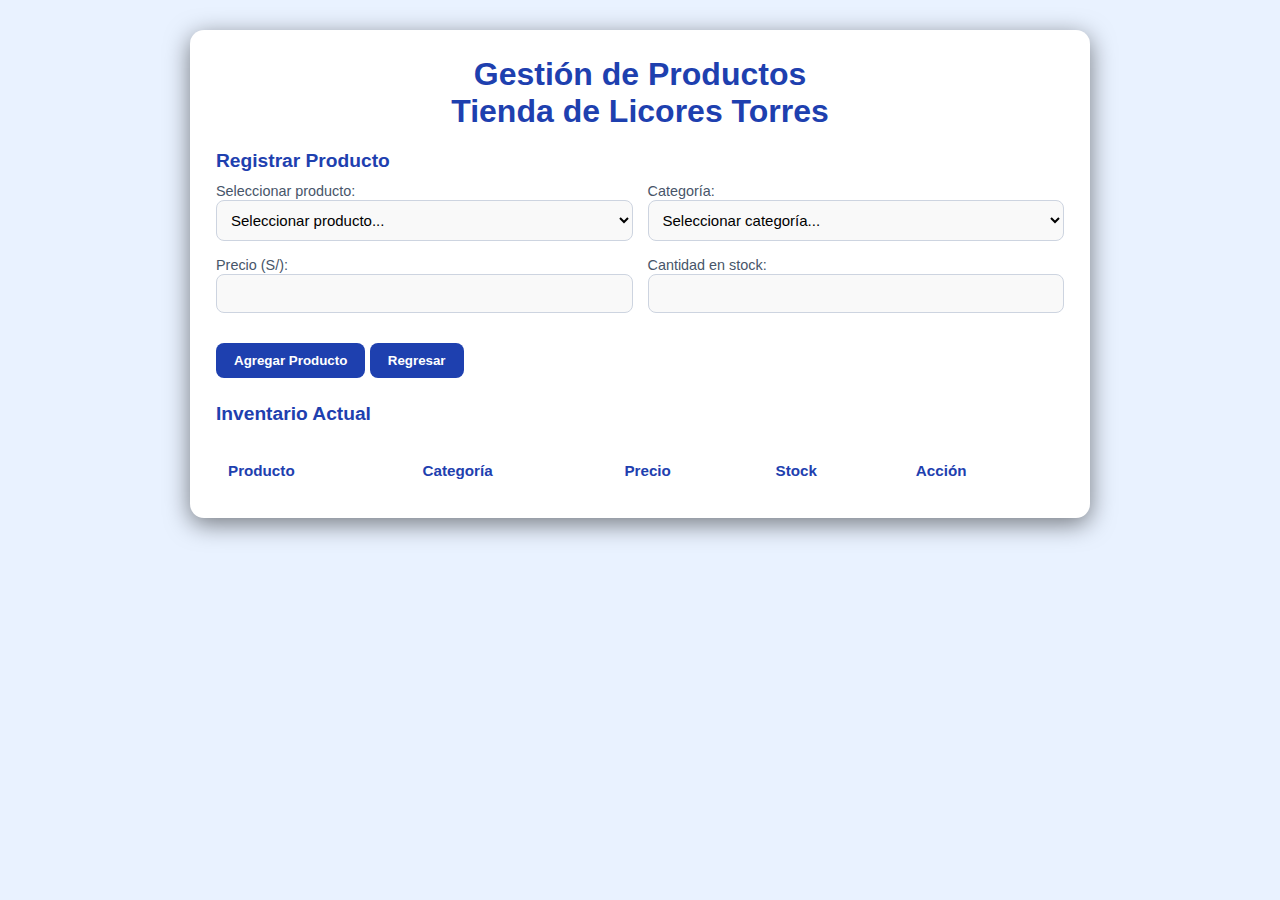
<file: InterfazPrincipal/gestion_de_productos.html>
<!DOCTYPE html>
<html lang="es">
<head>
  <meta charset="UTF-8" />
  <meta name="viewport" content="width=device-width, initial-scale=1.0" />
  <title>Gestión de Productos - Tienda de Licores Torres</title>
  <style>
    :root{
      --bg:#e9f2ff;
      --card:#ffffff;
      --accent:#1e40af;
      --text:#1e293b;
      --muted:#475569;
      --danger:#dc2626;
    }
    *{box-sizing:border-box;margin:0;padding:0;font-family:Inter,Arial}
    body{
      background:var(--bg);
      color:var(--text);
      display:flex;
      justify-content:center;
      padding:30px;
    }
    .container{
      width:100%;
      max-width:900px;
      background:var(--card);
      padding:25px;
      border-radius:14px;
      border:1px solid rgba(255,255,255,0.05);
      box-shadow:0 6px 25px rgba(0,0,0,0.5);
    }
    h1{
      text-align:center;
      margin-bottom:20px;
      color:var(--accent);
    }
    .form-grid{
      display:grid;
      grid-template-columns:1fr 1fr;
      gap:15px;
      margin-bottom:20px;
    }
    label{font-size:0.9rem;color:var(--muted)}
    input, select {
        background-color: #f9f9f9;      /* Color claro */
        color: #000;                    /* Texto negro */
        border: 1px solid #cdd4e0;      /* Borde ligero */
        padding: 10px;
        border-radius: 8px;
        width: 100%;
        font-size: 15px;
        outline: none;
    }
    .btn{
      background:var(--accent);
      padding:10px 18px;
      border:none;
      border-radius:8px;
      cursor:pointer;
      font-weight:600;
      color:#ffffff;
      transition:0.3s;
    }
    .btn:hover{filter:brightness(1.1)}
    table{
      width:100%;
      border-collapse:collapse;
      margin-top:25px;
    }
    th, td{
      padding:12px;
      border-bottom:1px solid rgba(255,255,255,0.1);
      text-align:left;
    }
    th{color:var(--accent);font-size:0.95rem}
    .delete-btn{
      background:var(--danger);
      padding:6px 12px;
      border-radius:6px;
      border:none;
      color:white;
      cursor:pointer;
    }
    @media(max-width:600px){
      .form-grid{grid-template-columns:1fr}
    }
    .error-message {
      color: var(--danger);
      font-size: 0.9rem;
      margin-top: 10px;
    }
  </style>
</head>
<body>
  <div class="container">
    <h1>Gestión de Productos<br>Tienda de Licores Torres</h1>

    <h2 style="margin-bottom:10px; color:var(--accent); font-size:1.2rem">Registrar Producto</h2>

    <form id="productForm">
      <div class="form-grid">
        <div>
          <label>Seleccionar producto:</label>
          <select id="producto" required>
            <option value="">Seleccionar producto...</option>
            <option value="Cerveza Pilsen 620ml">Cerveza Pilsen 620ml</option>
            <option value="Cerveza Cusqueña 650ml">Cerveza Cusqueña 650ml</option>
            <option value="Vino Tacama Tinto">Vino Tacama Tinto</option>
            <option value="Ron Cartavio XO">Ron Cartavio XO</option>
            <option value="Whisky Johnnie Walker Red">Whisky Johnnie Walker Red</option>
          </select>
        </div>
        <div>
          <label>Categoría:</label>
          <select id="categoria" required>
            <option value="">Seleccionar categoría...</option>
            <option value="Vinos">Vinos</option>
            <option value="Cervezas">Cervezas</option>
            <option value="Whisky">Whisky</option>
            <option value="Ron">Ron</option>
            <option value="Pisco">Pisco</option>
            <option value="Vodka">Vodka</option>
          </select>
        </div>
        <div>
          <label>Precio (S/):</label>
          <input type="text" id="precio" required />
          <div id="precioError" class="error-message"></div>
        </div>
        <div>
          <label>Cantidad en stock:</label>
          <input type="text" id="stock" required />
          <div id="stockError" class="error-message"></div>
        </div>
      </div>
      <button class="btn" type="submit">Agregar Producto</button>
      <button class="btn" onclick="window.location.href='Principal.html'" type="button">Regresar</button>
    </form>

    <h2 style="margin-top:25px; color:var(--accent); font-size:1.2rem">Inventario Actual</h2>

    <table>
      <thead>
        <tr>
          <th>Producto</th>
          <th>Categoría</th>
          <th>Precio</th>
          <th>Stock</th>
          <th>Acción</th>
        </tr>
      </thead>
      <tbody id="tablaProductos"></tbody>
    </table>
  </div>

  <script>
    const form = document.getElementById('productForm');
    const tabla = document.getElementById('tablaProductos');
    const precioInput = document.getElementById('precio');
    const stockInput = document.getElementById('stock');
    const precioError = document.getElementById('precioError');
    const stockError = document.getElementById('stockError');

    form.addEventListener('submit', (e) => {
      e.preventDefault();

      const nombre = document.getElementById('nombre').value;
      const categoria = document.getElementById('categoria').value;
      const precio = parseFloat(precioInput.value);
      const stock = parseInt(stockInput.value);

      // Validación para precio y stock
      let valid = true;

      // Limpiar mensajes de error
      precioError.textContent = '';
      stockError.textContent = '';

      // Validar que el precio sea un número positivo
      if (isNaN(precio) || precio < 0) {
        precioError.textContent = 'El precio debe ser un número positivo.';
        valid = false;
      }

      // Validar que el stock sea un número positivo
      if (isNaN(stock) || stock < 0) {
        stockError.textContent = 'El stock debe ser un número entero positivo.';
        valid = false;
      }

      if (valid) {
        const row = document.createElement('tr');
        row.innerHTML = `
          <td>${nombre}</td>
          <td>${categoria}</td>
          <td>S/ ${precio}</td>
          <td>${stock}</td>
          <td><button class="delete-btn" onclick="this.parentNode.parentNode.remove()">Eliminar</button></td>
        `;

        tabla.appendChild(row);
        form.reset();
      }
    });
  </script>
</body>
</html>
</file>
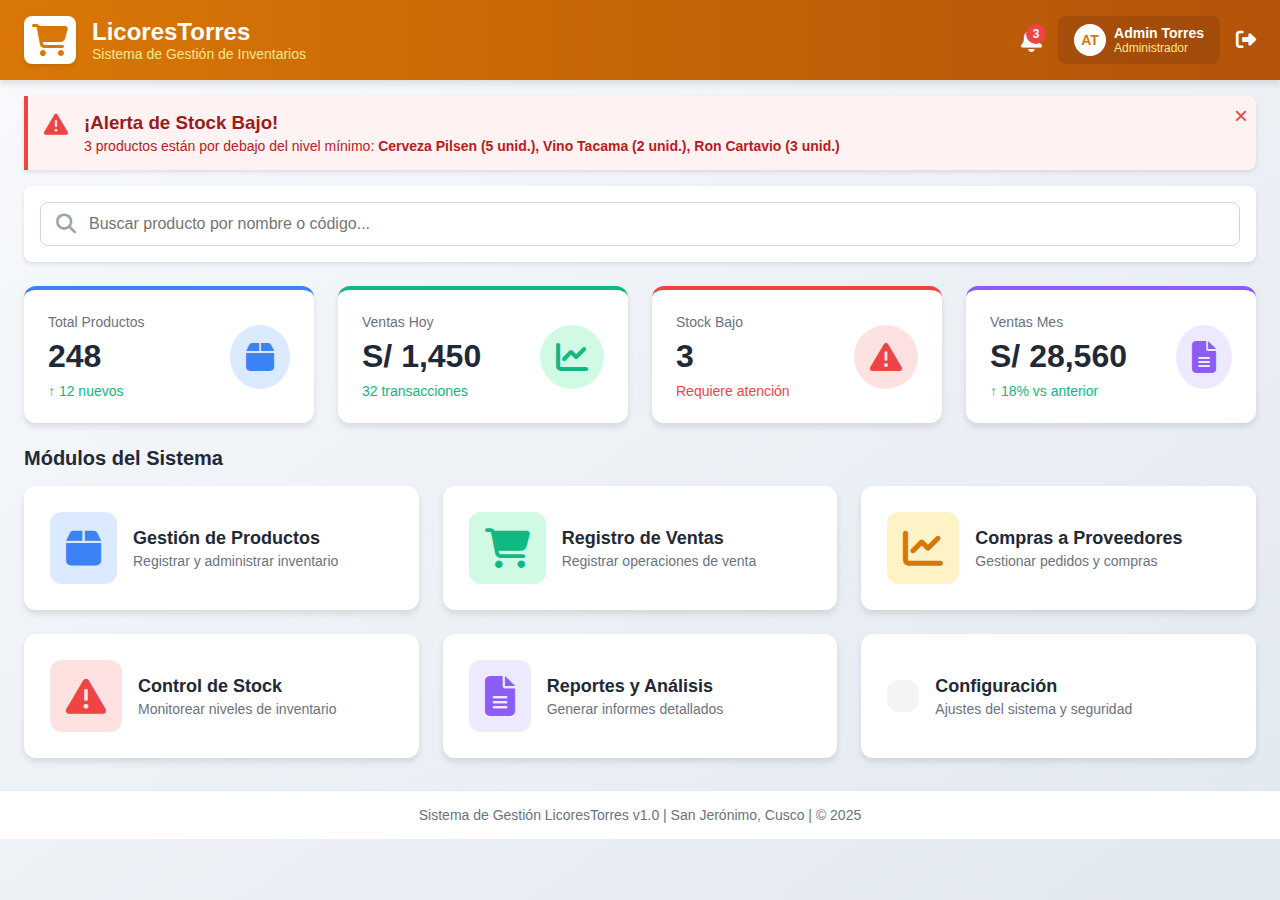
<file: InterfazPrincipal/Principal.html>
<!DOCTYPE html>
<html lang="es">
<head>
    <meta charset="UTF-8">
    <meta name="viewport" content="width=device-width, initial-scale=1.0">
    <title>LicoresTorres - Sistema de Gestión</title>
    <link rel="stylesheet" href="https://cdnjs.cloudflare.com/ajax/libs/font-awesome/6.4.0/css/all.min.css">
    <style>
        * {
            margin: 0;
            padding: 0;
            box-sizing: border-box;
        }

        body {
            font-family: 'Segoe UI', Tahoma, Geneva, Verdana, sans-serif;
            background: linear-gradient(to bottom right, #f8fafc, #e2e8f0);
            min-height: 100vh;
        }

        /* Header */
        header {
            background: linear-gradient(to right, #d97706, #b45309);
            box-shadow: 0 4px 6px rgba(0,0,0,0.1);
            padding: 1rem 1.5rem;
        }

        .header-content {
            display: flex;
            justify-content: space-between;
            align-items: center;
            max-width: 1400px;
            margin: 0 auto;
        }

        .logo-section {
            display: flex;
            align-items: center;
            gap: 1rem;
        }

        .logo-box {
            background: white;
            padding: 0.5rem;
            border-radius: 0.5rem;
            box-shadow: 0 2px 4px rgba(0,0,0,0.1);
        }

        .logo-box i {
            font-size: 32px;
            color: #d97706;
        }

        .logo-text h1 {
            color: white;
            font-size: 1.5rem;
            font-weight: bold;
        }

        .logo-text p {
            color: #fde68a;
            font-size: 0.875rem;
        }

        .user-section {
            display: flex;
            align-items: center;
            gap: 1rem;
        }

        .notification-icon {
            position: relative;
            cursor: pointer;
        }

        .notification-icon i {
            color: white;
            font-size: 24px;
        }

        .notification-badge {
            position: absolute;
            top: -4px;
            right: -4px;
            background: #ef4444;
            color: white;
            font-size: 0.75rem;
            font-weight: bold;
            width: 20px;
            height: 20px;
            border-radius: 50%;
            display: flex;
            align-items: center;
            justify-content: center;
        }

        .user-info {
            display: flex;
            align-items: center;
            gap: 0.5rem;
            background: rgba(120, 53, 15, 0.3);
            padding: 0.5rem 1rem;
            border-radius: 0.5rem;
        }

        .user-avatar {
            width: 32px;
            height: 32px;
            background: white;
            border-radius: 50%;
            display: flex;
            align-items: center;
            justify-content: center;
            color: #d97706;
            font-weight: bold;
            font-size: 0.875rem;
        }

        .user-details p:first-child {
            color: white;
            font-weight: 600;
            font-size: 0.875rem;
        }

        .user-details p:last-child {
            color: #fde68a;
            font-size: 0.75rem;
        }

        .logout-btn {
            background: none;
            border: none;
            cursor: pointer;
        }

        .logout-btn i {
            color: white;
            font-size: 20px;
        }

        /* Alert */
        .alert-container {
            max-width: 1400px;
            margin: 1rem auto;
            padding: 0 1.5rem;
        }

        .alert {
            background: #fef2f2;
            border-left: 4px solid #ef4444;
            padding: 1rem;
            border-radius: 0 0.5rem 0.5rem 0;
            box-shadow: 0 2px 4px rgba(0,0,0,0.1);
            position: relative;
            display: flex;
            align-items: start;
            gap: 1rem;
        }

        .alert-close {
            position: absolute;
            top: 0.5rem;
            right: 0.5rem;
            background: none;
            border: none;
            color: #ef4444;
            font-size: 1.5rem;
            cursor: pointer;
            line-height: 1;
        }

        .alert i {
            color: #ef4444;
            font-size: 24px;
            flex-shrink: 0;
        }

        .alert-content h3 {
            color: #991b1b;
            font-weight: bold;
            margin-bottom: 0.25rem;
        }

        .alert-content p {
            color: #b91c1c;
            font-size: 0.875rem;
        }

        /* Search Bar */
        .search-container {
            max-width: 1400px;
            margin: 1rem auto;
            padding: 0 1.5rem;
        }

        .search-box {
            background: white;
            border-radius: 0.5rem;
            box-shadow: 0 2px 4px rgba(0,0,0,0.1);
            padding: 1rem;
        }

        .search-input-wrapper {
            position: relative;
        }

        .search-input-wrapper i {
            position: absolute;
            left: 1rem;
            top: 50%;
            transform: translateY(-50%);
            color: #9ca3af;
            font-size: 20px;
        }

        .search-input-wrapper input {
            width: 100%;
            padding: 0.75rem 1rem 0.75rem 3rem;
            border: 1px solid #d1d5db;
            border-radius: 0.5rem;
            font-size: 1rem;
        }

        .search-input-wrapper input:focus {
            outline: none;
            border-color: #d97706;
            box-shadow: 0 0 0 3px rgba(217, 119, 6, 0.1);
        }

        /* Stats Cards */
        .stats-container {
            max-width: 1400px;
            margin: 1.5rem auto;
            padding: 0 1.5rem;
        }

        .stats-grid {
            display: grid;
            grid-template-columns: repeat(auto-fit, minmax(250px, 1fr));
            gap: 1.5rem;
        }

        .stat-card {
            background: white;
            border-radius: 0.75rem;
            box-shadow: 0 4px 6px rgba(0,0,0,0.1);
            padding: 1.5rem;
            border-top: 4px solid;
            transition: all 0.3s;
        }

        .stat-card:hover {
            box-shadow: 0 10px 15px rgba(0,0,0,0.15);
            transform: translateY(-4px);
        }

        .stat-card.blue { border-color: #3b82f6; }
        .stat-card.green { border-color: #10b981; }
        .stat-card.red { border-color: #ef4444; }
        .stat-card.purple { border-color: #8b5cf6; }

        .stat-content {
            display: flex;
            justify-content: space-between;
            align-items: center;
        }

        .stat-info p:first-child {
            color: #6b7280;
            font-size: 0.875rem;
            font-weight: 500;
        }

        .stat-info p:nth-child(2) {
            color: #1f2937;
            font-size: 2rem;
            font-weight: bold;
            margin: 0.5rem 0;
        }

        .stat-info p:last-child {
            font-size: 0.875rem;
        }

        .stat-info .positive { color: #10b981; }
        .stat-info .negative { color: #ef4444; }

        .stat-icon {
            padding: 1rem;
            border-radius: 50%;
        }

        .stat-icon.blue { background: #dbeafe; }
        .stat-icon.green { background: #d1fae5; }
        .stat-icon.red { background: #fee2e2; }
        .stat-icon.purple { background: #ede9fe; }

        .stat-icon i {
            font-size: 32px;
        }

        .stat-icon.blue i { color: #3b82f6; }
        .stat-icon.green i { color: #10b981; }
        .stat-icon.red i { color: #ef4444; }
        .stat-icon.purple i { color: #8b5cf6; }

        /* Modules */
        .modules-container {
            max-width: 1400px;
            margin: 1.5rem auto;
            padding: 0 1.5rem;
        }

        .modules-title {
            color: #1f2937;
            font-size: 1.25rem;
            font-weight: bold;
            margin-bottom: 1rem;
        }

        .modules-grid {
            display: grid;
            grid-template-columns: repeat(auto-fit, minmax(300px, 1fr));
            gap: 1.5rem;
        }

        .module-card {
            background: white;
            border-radius: 0.75rem;
            box-shadow: 0 4px 6px rgba(0,0,0,0.1);
            padding: 1.5rem;
            border: 2px solid transparent;
            cursor: pointer;
            transition: all 0.3s;
            text-align: left;
        }

        .module-card:hover {
            box-shadow: 0 10px 20px rgba(0,0,0,0.15);
            transform: translateY(-4px);
        }

        .module-card.blue:hover { 
            background: #eff6ff; 
            border-color: #93c5fd;
        }
        .module-card.green:hover { 
            background: #f0fdf4; 
            border-color: #86efac;
        }
        .module-card.amber:hover { 
            background: #fffbeb; 
            border-color: #fcd34d;
        }
        .module-card.red:hover { 
            background: #fef2f2; 
            border-color: #fca5a5;
        }
        .module-card.purple:hover { 
            background: #faf5ff; 
            border-color: #c4b5fd;
        }
        .module-card.gray:hover { 
            background: #f9fafb; 
            border-color: #d1d5db;
        }

        .module-content {
            display: flex;
            align-items: center;
            gap: 1rem;
        }

        .module-icon {
            padding: 1rem;
            border-radius: 0.75rem;
        }

        .module-icon.blue { background: #dbeafe; }
        .module-icon.green { background: #d1fae5; }
        .module-icon.amber { background: #fef3c7; }
        .module-icon.red { background: #fee2e2; }
        .module-icon.purple { background: #ede9fe; }
        .module-icon.gray { background: #f3f4f6; }

        .module-icon i {
            font-size: 40px;
        }

        .module-icon.blue i { color: #3b82f6; }
        .module-icon.green i { color: #10b981; }
        .module-icon.amber i { color: #d97706; }
        .module-icon.red i { color: #ef4444; }
        .module-icon.purple i { color: #8b5cf6; }
        .module-icon.gray i { color: #6b7280; }

        .module-text h3 {
            color: #1f2937;
            font-weight: bold;
            font-size: 1.125rem;
            margin-bottom: 0.25rem;
        }

        .module-text p {
            color: #6b7280;
            font-size: 0.875rem;
        }

        /* Footer */
        footer {
            background: white;
            border-top: 1px solid #e5e7eb;
            padding: 1rem;
            margin-top: 2rem;
            text-align: center;
        }

        footer p {
            color: #6b7280;
            font-size: 0.875rem;
        }

        .hidden {
            display: none;
        }
    </style>
</head>
<body>
    <!-- Header -->
    <header>
        <div class="header-content">
            <div class="logo-section">
                <div class="logo-box">
                    <i class="fas fa-shopping-cart"></i>
                </div>
                <div class="logo-text">
                    <h1>LicoresTorres</h1>
                    <p>Sistema de Gestión de Inventarios</p>
                </div>
            </div>
            
            <div class="user-section">
                <div class="notification-icon">
                    <i class="fas fa-bell"></i>
                    <span class="notification-badge">3</span>
                </div>
                <div class="user-info">
                    <div class="user-avatar">AT</div>
                    <div class="user-details">
                        <p>Admin Torres</p>
                        <p>Administrador</p>
                    </div>
                </div>
                <button class="logout-btn" onclick="location.href='../login/index.html';">
                    <i class="fas fa-sign-out-alt"></i>
                </button>
            </div>
        </div>
    </header>

    <!-- Alert -->
    <div class="alert-container">
        <div class="alert" id="stockAlert">
            <button class="alert-close" onclick="document.getElementById('stockAlert').classList.add('hidden')">×</button>
            <i class="fas fa-exclamation-triangle"></i>
            <div class="alert-content">
                <h3>¡Alerta de Stock Bajo!</h3>
                <p>3 productos están por debajo del nivel mínimo: <strong>Cerveza Pilsen (5 unid.), Vino Tacama (2 unid.), Ron Cartavio (3 unid.)</strong></p>
            </div>
        </div>
    </div>

    <!-- Search Bar -->
    <div class="search-container">
        <div class="search-box">
            <div class="search-input-wrapper">
                <i class="fas fa-search"></i>
                <input type="text" placeholder="Buscar producto por nombre o código...">
            </div>
        </div>
    </div>

    <!-- Stats Cards -->
    <div class="stats-container">
        <div class="stats-grid">
            <div class="stat-card blue">
                <div class="stat-content">
                    <div class="stat-info">
                        <p>Total Productos</p>
                        <p>248</p>
                        <p class="positive">↑ 12 nuevos</p>
                    </div>
                    <div class="stat-icon blue">
                        <i class="fas fa-box"></i>
                    </div>
                </div>
            </div>

            <div class="stat-card green">
                <div class="stat-content">
                    <div class="stat-info">
                        <p>Ventas Hoy</p>
                        <p>S/ 1,450</p>
                        <p class="positive">32 transacciones</p>
                    </div>
                    <div class="stat-icon green">
                        <i class="fas fa-chart-line"></i>
                    </div>
                </div>
            </div>

            <div class="stat-card red">
                <div class="stat-content">
                    <div class="stat-info">
                        <p>Stock Bajo</p>
                        <p>3</p>
                        <p class="negative">Requiere atención</p>
                    </div>
                    <div class="stat-icon red">
                        <i class="fas fa-exclamation-triangle"></i>
                    </div>
                </div>
            </div>

            <div class="stat-card purple">
                <div class="stat-content">
                    <div class="stat-info">
                        <p>Ventas Mes</p>
                        <p>S/ 28,560</p>
                        <p class="positive">↑ 18% vs anterior</p>
                    </div>
                    <div class="stat-icon purple">
                        <i class="fas fa-file-alt"></i>
                    </div>
                </div>
            </div>
        </div>
    </div>

    <!-- Modules -->
    <div class="modules-container">
        <h2 class="modules-title">Módulos del Sistema</h2>
        <div class="modules-grid">
            <button class="module-card blue" onclick="window.location.href='gestion_de_productos.html'">
                <div class="module-content">
                    <div class="module-icon blue">
                        <i class="fas fa-box"></i>
                    </div>
                    <div class="module-text">
                        <h3>Gestión de Productos</h3>
                        <p>Registrar y administrar inventario</p>
                    </div>
                </div>
            </button>

           <button class="module-card green" onclick="window.location.href='registro_ventas.html'">
                <div class="module-content">
                    <div class="module-icon green">
                        <i class="fas fa-shopping-cart"></i>
                    </div>
                    <div class="module-text">
                        <h3>Registro de Ventas</h3>
                        <p>Registrar operaciones de venta</p>
                    </div>
                </div>
            </button>

            <button class="module-card amber" onclick="window.location.href='compras_proveedores.html'">
                <div class="module-content">
                    <div class="module-icon amber">
                        <i class="fas fa-chart-line"></i>
                    </div>
                    <div class="module-text">
                        <h3>Compras a Proveedores</h3>
                        <p>Gestionar pedidos y compras</p>
                    </div>
                </div>
            </button>

            <button class="module-card red" onclick="window.location.href='control_de_Stock.html'">
                <div class="module-content">
                    <div class="module-icon red">
                        <i class="fas fa-exclamation-triangle"></i>
                    </div>
                    <div class="module-text">
                        <h3>Control de Stock</h3>
                        <p>Monitorear niveles de inventario</p>
                    </div>
                </div>
            </button>

            <button class="module-card purple" onclick="window.location.href='Reportes_y_Analisis.html'">
                <div class="module-content">
                    <div class="module-icon purple">
                        <i class="fas fa-file-alt"></i>
                    </div>
                    <div class="module-text">
                        <h3>Reportes y Análisis</h3>
                        <p>Generar informes detallados</p>
                    </div>
                </div>
            </button>
            <button class="module-card gray">
                <div class="module-content">
                    <div class="module-icon gray">
                        <i data-lucide="settings"></i>
                    </div>
                    <div class="module-text">
                        <h3>Configuración</h3>
                        <p>Ajustes del sistema y seguridad</p>
                    </div>
                </div>
            </button>
        </div>
    </div>























    
    <!-- Footer -->
    <footer>
        <p>Sistema de Gestión LicoresTorres v1.0 | San Jerónimo, Cusco | © 2025</p>
    </footer>

    <script>
        // Inicializar íconos de Lucide
        lucide.createIcons();
    </script>
</body>
</html>
</file>
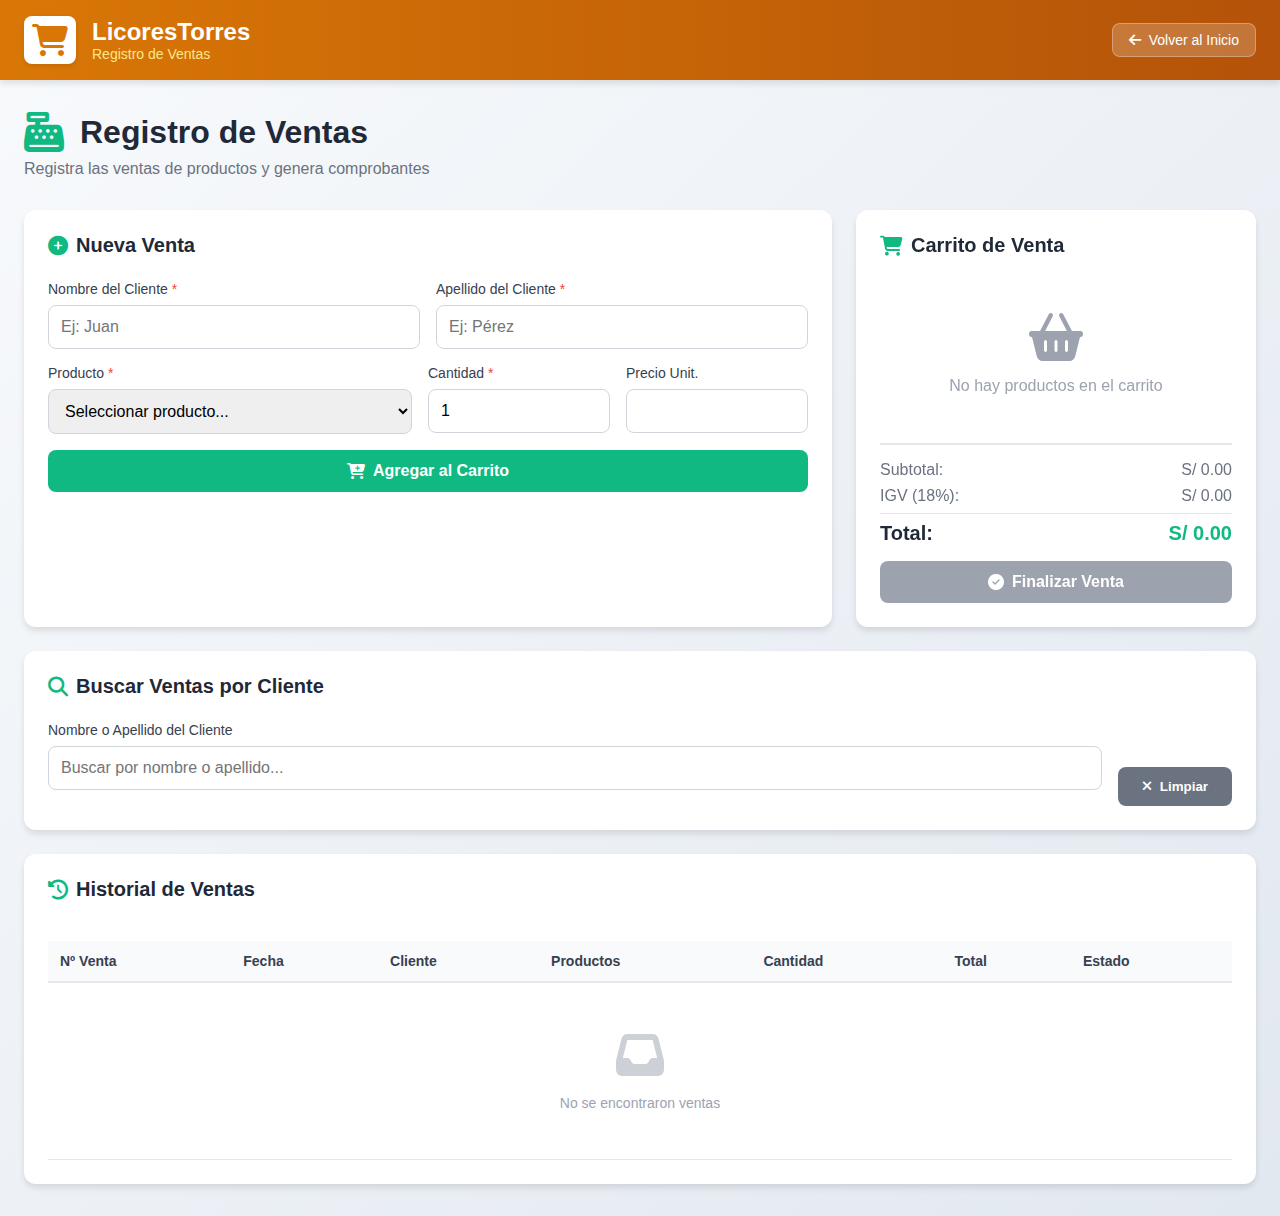
<file: InterfazPrincipal/registro_ventas.html>
<!DOCTYPE html>
<html lang="es">
<head>
    <meta charset="UTF-8">
    <meta name="viewport" content="width=device-width, initial-scale=1.0">
    <title>Registro de Ventas - LicoresTorres</title>
    <link rel="stylesheet" href="https://cdnjs.cloudflare.com/ajax/libs/font-awesome/6.4.0/css/all.min.css">
    <style>
        * {
            margin: 0;
            padding: 0;
            box-sizing: border-box;
        }

        body {
            font-family: 'Segoe UI', Tahoma, Geneva, Verdana, sans-serif;
            background: linear-gradient(to bottom right, #f8fafc, #e2e8f0);
            min-height: 100vh;
        }

        /* Header */
        header {
            background: linear-gradient(to right, #d97706, #b45309);
            box-shadow: 0 4px 6px rgba(0,0,0,0.1);
            padding: 1rem 1.5rem;
        }

        .header-content {
            display: flex;
            justify-content: space-between;
            align-items: center;
            max-width: 1400px;
            margin: 0 auto;
        }

        .logo-section {
            display: flex;
            align-items: center;
            gap: 1rem;
        }

        .logo-box {
            background: white;
            padding: 0.5rem;
            border-radius: 0.5rem;
            box-shadow: 0 2px 4px rgba(0,0,0,0.1);
        }

        .logo-box i {
            font-size: 32px;
            color: #d97706;
        }

        .logo-text h1 {
            color: white;
            font-size: 1.5rem;
            font-weight: bold;
        }

        .logo-text p {
            color: #fde68a;
            font-size: 0.875rem;
        }

        .back-btn {
            background: rgba(255,255,255,0.2);
            border: 1px solid rgba(255,255,255,0.3);
            color: white;
            padding: 0.5rem 1rem;
            border-radius: 0.5rem;
            cursor: pointer;
            display: flex;
            align-items: center;
            gap: 0.5rem;
            font-size: 0.875rem;
            transition: all 0.3s;
        }

        .back-btn:hover {
            background: rgba(255,255,255,0.3);
        }

        /* Main Container */
        .main-container {
            max-width: 1400px;
            margin: 2rem auto;
            padding: 0 1.5rem;
        }

        .page-title {
            color: #1f2937;
            font-size: 2rem;
            font-weight: bold;
            margin-bottom: 0.5rem;
            display: flex;
            align-items: center;
            gap: 1rem;
        }

        .page-title i {
            color: #10b981;
            font-size: 2.5rem;
        }

        .page-subtitle {
            color: #6b7280;
            margin-bottom: 2rem;
        }

        /* Two Column Layout */
        .content-grid {
            display: grid;
            grid-template-columns: 1fr 400px;
            gap: 1.5rem;
        }

        /* Form Section */
        .form-section {
            background: white;
            border-radius: 0.75rem;
            box-shadow: 0 4px 6px rgba(0,0,0,0.1);
            padding: 1.5rem;
        }

        .section-title {
            color: #1f2937;
            font-size: 1.25rem;
            font-weight: bold;
            margin-bottom: 1.5rem;
            display: flex;
            align-items: center;
            gap: 0.5rem;
        }

        .section-title i {
            color: #10b981;
        }

        .form-group {
            margin-bottom: 1rem;
        }

        .form-group label {
            display: block;
            color: #374151;
            font-weight: 500;
            margin-bottom: 0.5rem;
            font-size: 0.875rem;
        }

        .form-group label .required {
            color: #ef4444;
        }

        .form-group input,
        .form-group select {
            width: 100%;
            padding: 0.75rem;
            border: 1px solid #d1d5db;
            border-radius: 0.5rem;
            font-size: 1rem;
        }

        .form-group input:focus,
        .form-group select:focus {
            outline: none;
            border-color: #10b981;
            box-shadow: 0 0 0 3px rgba(16, 185, 129, 0.1);
        }

        .form-row {
            display: grid;
            grid-template-columns: 2fr 1fr 1fr;
            gap: 1rem;
        }

        .form-row-2 {
            display: grid;
            grid-template-columns: 1fr 1fr;
            gap: 1rem;
        }

        .btn {
            padding: 0.75rem 1.5rem;
            border: none;
            border-radius: 0.5rem;
            font-weight: 600;
            cursor: pointer;
            transition: all 0.3s;
            display: flex;
            align-items: center;
            justify-content: center;
            gap: 0.5rem;
        }

        .btn-primary {
            background: #10b981;
            color: white;
            width: 100%;
            font-size: 1rem;
        }

        .btn-primary:hover {
            background: #059669;
            transform: translateY(-2px);
            box-shadow: 0 4px 8px rgba(16, 185, 129, 0.3);
        }

        .btn-primary:disabled {
            background: #9ca3af;
            cursor: not-allowed;
            transform: none;
        }

        .client-info {
            background: #f0fdf4;
            border: 1px solid #86efac;
            border-radius: 0.5rem;
            padding: 1rem;
            margin-bottom: 1rem;
        }

        .client-info h4 {
            color: #065f46;
            font-size: 0.875rem;
            font-weight: 600;
            margin-bottom: 0.5rem;
        }

        .client-info p {
            color: #047857;
            font-size: 0.875rem;
            margin: 0.25rem 0;
        }

        /* Cart Section */
        .cart-section {
            background: white;
            border-radius: 0.75rem;
            box-shadow: 0 4px 6px rgba(0,0,0,0.1);
            padding: 1.5rem;
            height: fit-content;
            position: sticky;
            top: 1.5rem;
        }

        .cart-items {
            max-height: 300px;
            overflow-y: auto;
            margin-bottom: 1rem;
        }

        .cart-item {
            display: flex;
            justify-content: space-between;
            align-items: center;
            padding: 0.75rem;
            border-bottom: 1px solid #e5e7eb;
        }

        .cart-item:last-child {
            border-bottom: none;
        }

        .cart-item-info {
            flex: 1;
        }

        .cart-item-name {
            font-weight: 600;
            color: #1f2937;
            font-size: 0.875rem;
        }

        .cart-item-details {
            font-size: 0.75rem;
            color: #6b7280;
        }

        .cart-item-price {
            font-weight: bold;
            color: #10b981;
            margin-left: 1rem;
        }

        .cart-item-remove {
            background: none;
            border: none;
            color: #ef4444;
            cursor: pointer;
            padding: 0.25rem;
            margin-left: 0.5rem;
        }

        .cart-empty {
            text-align: center;
            padding: 2rem;
            color: #9ca3af;
        }

        .cart-empty i {
            font-size: 3rem;
            margin-bottom: 1rem;
        }

        .cart-summary {
            border-top: 2px solid #e5e7eb;
            padding-top: 1rem;
            margin-top: 1rem;
        }

        .summary-row {
            display: flex;
            justify-content: space-between;
            margin-bottom: 0.5rem;
            color: #6b7280;
        }

        .summary-row.total {
            font-size: 1.25rem;
            font-weight: bold;
            color: #1f2937;
            margin-top: 0.5rem;
            padding-top: 0.5rem;
            border-top: 1px solid #e5e7eb;
        }

        .summary-row.total span:last-child {
            color: #10b981;
        }

        /* Search Section */
        .search-section {
            background: white;
            border-radius: 0.75rem;
            box-shadow: 0 4px 6px rgba(0,0,0,0.1);
            padding: 1.5rem;
            margin-top: 1.5rem;
            margin-bottom: 1.5rem;
        }



        .btn-secondary {
            background: #6b7280;
            color: white;
        }

        .btn-secondary:hover {
            background: #4b5563;
        }

        /* Sales Table */
        .sales-table-section {
            background: white;
            border-radius: 0.75rem;
            box-shadow: 0 4px 6px rgba(0,0,0,0.1);
            padding: 1.5rem;
        }

        .table-header {
            display: flex;
            justify-content: space-between;
            align-items: center;
            margin-bottom: 1rem;
        }

        .results-count {
            color: #6b7280;
            font-size: 0.875rem;
        }

        .table-wrapper {
            overflow-x: auto;
        }

        table {
            width: 100%;
            border-collapse: collapse;
        }

        thead {
            background: #f9fafb;
        }

        th {
            padding: 0.75rem;
            text-align: left;
            font-weight: 600;
            color: #374151;
            border-bottom: 2px solid #e5e7eb;
            font-size: 0.875rem;
        }

        td {
            padding: 0.75rem;
            border-bottom: 1px solid #e5e7eb;
            color: #6b7280;
            font-size: 0.875rem;
        }

        tbody tr:hover {
            background: #f9fafb;
        }

        .badge {
            padding: 0.25rem 0.75rem;
            border-radius: 9999px;
            font-size: 0.75rem;
            font-weight: 600;
        }

        .badge-success {
            background: #d1fae5;
            color: #065f46;
        }

        .no-results {
            text-align: center;
            padding: 3rem;
            color: #9ca3af;
        }

        .no-results i {
            font-size: 3rem;
            margin-bottom: 1rem;
            opacity: 0.5;
        }

        @media (max-width: 1024px) {
            .content-grid {
                grid-template-columns: 1fr;
            }

            .cart-section {
                position: static;
            }
        }

        @media (max-width: 768px) {
            .form-row, .form-row-2 {
                grid-template-columns: 1fr;
            }
        }
    </style>
</head>
<body>
    <!-- Header -->
    <header>
        <div class="header-content">
            <div class="logo-section">
                <div class="logo-box">
                    <i class="fas fa-shopping-cart"></i>
                </div>
                <div class="logo-text">
                    <h1>LicoresTorres</h1>
                    <p>Registro de Ventas</p>
                </div>
            </div>
            <button class="back-btn" onclick="window.location.href='Principal.html'">
                <i class="fas fa-arrow-left"></i>
                Volver al Inicio
            </button>
        </div>
    </header>

    <!-- Main Content -->
    <div class="main-container">
        <div class="page-title">
            <i class="fas fa-cash-register"></i>
            Registro de Ventas
        </div>
        <p class="page-subtitle">Registra las ventas de productos y genera comprobantes</p>

        <div class="content-grid">
            <!-- Form Section -->
            <div class="form-section">
                <h2 class="section-title">
                    <i class="fas fa-plus-circle"></i>
                    Nueva Venta
                </h2>

                <!-- Client Info Form -->
                <div class="form-row-2">
                    <div class="form-group">
                        <label>Nombre del Cliente <span class="required">*</span></label>
                        <input type="text" id="clientName" placeholder="Ej: Juan" required>
                    </div>
                    <div class="form-group">
                        <label>Apellido del Cliente <span class="required">*</span></label>
                        <input type="text" id="clientLastName" placeholder="Ej: Pérez" required>
                    </div>
                </div>

                <div id="clientInfoDisplay" class="client-info" style="display: none;">
                    <h4><i class="fas fa-user"></i> Cliente Registrado</h4>
                    <p><strong>Nombre:</strong> <span id="displayClientName"></span></p>
                </div>

                <!-- Product Form -->
                <form id="saleForm">
                    <div class="form-row">
                        <div class="form-group">
                            <label>Producto <span class="required">*</span></label>
                            <select id="productSelect" required>
                                <option value="">Seleccionar producto...</option>
                                <option value="1" data-price="5.50">Cerveza Pilsen 620ml</option>
                                <option value="2" data-price="45.00">Vino Tacama Tinto</option>
                                <option value="3" data-price="35.00">Ron Cartavio XO</option>
                                <option value="4" data-price="120.00">Whisky Johnny Walker Red</option>
                                <option value="5" data-price="6.00">Cerveza Cusqueña 650ml</option>
                            </select>
                        </div>
                        <div class="form-group">
                            <label>Cantidad <span class="required">*</span></label>
                            <input type="number" id="quantity" min="1" max="99" value="1" required>
                        </div>
                        <div class="form-group">
                            <label>Precio Unit.</label>
                            <input type="number" id="price" step="0.01" readonly>
                        </div>
                    </div>

                    <button type="submit" class="btn btn-primary">
                        <i class="fas fa-cart-plus"></i>
                        Agregar al Carrito
                    </button>
                </form>
            </div>

            <!-- Cart Section -->
            <div class="cart-section">
                <h2 class="section-title">
                    <i class="fas fa-shopping-cart"></i>
                    Carrito de Venta
                </h2>

                <div class="cart-items" id="cartItems">
                    <div class="cart-empty">
                        <i class="fas fa-shopping-basket"></i>
                        <p>No hay productos en el carrito</p>
                    </div>
                </div>

                <div class="cart-summary">
                    <div class="summary-row">
                        <span>Subtotal:</span>
                        <span id="subtotal">S/ 0.00</span>
                    </div>
                    <div class="summary-row">
                        <span>IGV (18%):</span>
                        <span id="igv">S/ 0.00</span>
                    </div>
                    <div class="summary-row total">
                        <span>Total:</span>
                        <span id="total">S/ 0.00</span>
                    </div>

                    <button class="btn btn-primary" id="finalizeSale" style="margin-top: 1rem;" disabled>
                        <i class="fas fa-check-circle"></i>
                        Finalizar Venta
                    </button>
                </div>
            </div>
        </div>

        <!-- Search Section -->
        <div class="search-section">
            <h2 class="section-title">
                <i class="fas fa-search"></i>
                Buscar Ventas por Cliente
            </h2>

            <div style="display: flex; gap: 1rem; align-items: end;">
                <div class="form-group" style="flex: 1;">
                    <label>Nombre o Apellido del Cliente</label>
                    <input type="text" id="searchClient" placeholder="Buscar por nombre o apellido..." onkeyup="searchSales()">
                </div>
                <button class="btn btn-secondary" onclick="clearSearch()" style="width: auto;">
                    <i class="fas fa-times"></i>
                    Limpiar
                </button>
            </div>
        </div>

        <!-- Sales History Table -->
        <div class="sales-table-section">
            <div class="table-header">
                <h2 class="section-title">
                    <i class="fas fa-history"></i>
                    Historial de Ventas
                </h2>
            </div>

            <div class="table-wrapper">
                <table>
                    <thead>
                        <tr>
                            <th>Nº Venta</th>
                            <th>Fecha</th>
                            <th>Cliente</th>
                            <th>Productos</th>
                            <th>Cantidad</th>
                            <th>Total</th>
                            <th>Estado</th>
                        </tr>
                    </thead>
                    <tbody id="salesHistory">
                        <tr>
                            <td colspan="7" class="no-results">
                                <i class="fas fa-inbox"></i>
                                <p>No hay ventas registradas</p>
                            </td>
                        </tr>
                    </tbody>
                </table>
            </div>
        </div>
    </div>

    <script>
        let cart = [];
        let allSales = [];
        let currentClient = null;

        // Load sales from localStorage on page load
        window.addEventListener('load', function() {
            loadSales();
            loadInventory(); // Cargar inventario para sincronizar
            displaySales(allSales);
        });

        // Cargar inventario desde localStorage
        function loadInventory() {
            const data = localStorage.getItem("inventario_productos");
            if (data) {
                return JSON.parse(data);
            }
            return [];
        }

        // Guardar inventario en localStorage
        function saveInventory(productos) {
            localStorage.setItem("inventario_productos", JSON.stringify(productos));
        }
        // Cargar movimientos desde localStorage
        function loadMovements() {
            const data = localStorage.getItem("inventario_movimientos");
            if (data) {
                return JSON.parse(data);
            }
            return [];
        }

        // Guardar movimientos en localStorage
        function saveMovements(movimientos) {
            localStorage.setItem("inventario_movimientos", JSON.stringify(movimientos));
        }

        // Actualizar stock en inventario Y registrar movimiento
function updateInventoryStock(productId, quantitySold, saleNumber, clientName) {
    let productos = loadInventory();
    let movimientos = loadMovements();
    
    const productIndex = productos.findIndex(p => p.id === parseInt(productId));
    
    if (productIndex !== -1) {
        const producto = productos[productIndex];
        const oldStock = producto.stockActual;
        const newStock = oldStock - quantitySold;
        
        // Actualizar stock
        productos[productIndex].stockActual = Math.max(0, newStock);
        
        // 🎯 REGISTRAR MOVIMIENTO EN EL HISTORIAL
        const movimiento = {
            id: Date.now() + Math.random(),
            productoId: producto.id,
            productoNombre: producto.nombre,
            tipo: 'salida',
            subTipo: 'Venta',
            cantidad: quantitySold,
            stockAnterior: oldStock,
            stockNuevo: productos[productIndex].stockActual,
            motivo: `Venta #${saleNumber} - Cliente: ${clientName}`,
            responsable: 'Sistema de Ventas',
            fecha: new Date().toISOString()
        };
        
        movimientos.push(movimiento);
        
        console.log('✅ Stock actualizado:', producto.nombre);
        console.log('   Stock anterior:', oldStock, '→ Nuevo:', newStock);
        console.log('✅ Movimiento registrado');
        
        // Guardar cambios
        saveInventory(productos);
        saveMovements(movimientos);
    } else {
        console.error('❌ PRODUCTO NO ENCONTRADO');
    }
}

        // Update client info display
        document.getElementById('clientName').addEventListener('input', updateClientDisplay);
        document.getElementById('clientLastName').addEventListener('input', updateClientDisplay);

        function updateClientDisplay() {
            const name = document.getElementById('clientName').value.trim();
            const lastName = document.getElementById('clientLastName').value.trim();
            
            if (name && lastName) {
                currentClient = { name, lastName };
                document.getElementById('displayClientName').textContent = `${name} ${lastName}`;
                document.getElementById('clientInfoDisplay').style.display = 'block';
            } else {
                currentClient = null;
                document.getElementById('clientInfoDisplay').style.display = 'none';
            }
        }

        // Update price when product is selected
        document.getElementById('productSelect').addEventListener('change', function() {
            const selectedOption = this.options[this.selectedIndex];
            const price = selectedOption.dataset.price;
            document.getElementById('price').value = price || '';
        });

        // Add to cart
        document.getElementById('saleForm').addEventListener('submit', function(e) {
            e.preventDefault();
            
            if (!currentClient) {
                alert('Por favor ingrese el nombre y apellido del cliente');
                return;
            }
            
            const select = document.getElementById('productSelect');
            const selectedOption = select.options[select.selectedIndex];
            const quantity = parseInt(document.getElementById('quantity').value);
            const price = parseFloat(selectedOption.dataset.price);
            
            if (!selectedOption.value) return;
            
            // Verificar stock disponible antes de agregar
            const productos = loadInventory();
            const producto = productos.find(p => p.id === parseInt(selectedOption.value));
            
            if (producto && producto.stockActual < quantity) {
                alert(`Stock insuficiente. Solo hay ${producto.stockActual} unidades disponibles de ${producto.nombre}`);
                return;
            }
            
            const item = {
                id: selectedOption.value,
                name: selectedOption.text,
                quantity: quantity,
                price: price,
                total: quantity * price
            };
            
            cart.push(item);
            updateCart();
            
            // Reset product fields only
            document.getElementById('productSelect').value = '';
            document.getElementById('quantity').value = '1';
            document.getElementById('price').value = '';
        });

        // Update cart display
        function updateCart() {
            const cartItemsDiv = document.getElementById('cartItems');
            
            if (cart.length === 0) {
                cartItemsDiv.innerHTML = `
                    <div class="cart-empty">
                        <i class="fas fa-shopping-basket"></i>
                        <p>No hay productos en el carrito</p>
                    </div>
                `;
                document.getElementById('finalizeSale').disabled = true;
            } else {
                cartItemsDiv.innerHTML = cart.map((item, index) => `
                    <div class="cart-item">
                        <div class="cart-item-info">
                            <div class="cart-item-name">${item.name}</div>
                            <div class="cart-item-details">${item.quantity} x S/ ${item.price.toFixed(2)}</div>
                        </div>
                        <div class="cart-item-price">S/ ${item.total.toFixed(2)}</div>
                        <button class="cart-item-remove" onclick="removeFromCart(${index})">
                            <i class="fas fa-times"></i>
                        </button>
                    </div>
                `).join('');
                document.getElementById('finalizeSale').disabled = false;
            }
            
            updateSummary();
        }

        // Remove from cart
        function removeFromCart(index) {
            cart.splice(index, 1);
            updateCart();
        }

        // Update summary
        function updateSummary() {
            const subtotal = cart.reduce((sum, item) => sum + item.total, 0);
            const igv = subtotal * 0.18;
            const total = subtotal + igv;
            
            document.getElementById('subtotal').textContent = `S/ ${subtotal.toFixed(2)}`;
            document.getElementById('igv').textContent = `S/ ${igv.toFixed(2)}`;
            document.getElementById('total').textContent = `S/ ${total.toFixed(2)}`;
        }

        // Finalize sale
        document.getElementById('finalizeSale').addEventListener('click', function() {
            if (cart.length === 0 || !currentClient) return;
            
            const subtotal = cart.reduce((sum, item) => sum + item.total, 0);
            const igv = subtotal * 0.18;
            const total = subtotal + igv;
            const now = new Date();
            
            const sale = {
                id: Date.now(),
                saleNumber: allSales.length + 1,
                date: now,
                clientName: currentClient.name,
                clientLastName: currentClient.lastName,
                products: [...cart],
                subtotal: subtotal,
                igv: igv,
                total: total,
                status: 'Completada'
            };
            
            allSales.unshift(sale);
            saveSales();
            
            // ACTUALIZAR INVENTARIO Y REGISTRAR MOVIMIENTOS
            const clientFullName = `${currentClient.name} ${currentClient.lastName}`;
            cart.forEach(item => {
                updateInventoryStock(item.id, item.quantity, sale.saleNumber, clientFullName);
            });
            
            // ACTUALIZAR DASHBOARD: Actualizar estadísticas en el dashboard principal
            updateDashboardStats();
            
            displaySales(allSales);
            
            // Clear cart and client
            cart = [];
            currentClient = null;
            updateCart();
            document.getElementById('clientName').value = '';
            document.getElementById('clientLastName').value = '';
            document.getElementById('clientInfoDisplay').style.display = 'none';
            
            alert('¡Venta registrada exitosamente!\nEl inventario ha sido actualizado.');
        });

        // Save sales to localStorage
        function saveSales() {
            localStorage.setItem('licoresTorres_sales', JSON.stringify(allSales));
        }

        // Load sales from localStorage
        function loadSales() {
            const saved = localStorage.getItem('licoresTorres_sales');
            if (saved) {
                allSales = JSON.parse(saved);
                // Convert date strings back to Date objects
                allSales.forEach(sale => {
                    sale.date = new Date(sale.date);
                });
            }
        }

        // Display sales in table
        function displaySales(sales) {
            const tbody = document.getElementById('salesHistory');
            const resultsCount = document.getElementById('resultsCount');
            
            if (sales.length === 0) {
                tbody.innerHTML = `
                    <tr>
                        <td colspan="7" class="no-results">
                            <i class="fas fa-inbox"></i>
                            <p>No se encontraron ventas</p>
                        </td>
                    </tr>
                `;
                resultsCount.textContent = 'Mostrando 0 ventas';
                return;
            }
            
            tbody.innerHTML = sales.map(sale => {
                const dateStr = formatDate(sale.date);
                const productNames = sale.products.map(p => p.name).join(', ');
                const totalQuantity = sale.products.reduce((sum, p) => sum + p.quantity, 0);
                
                return `
                    <tr>
                        <td><strong>#${sale.saleNumber.toString().padStart(4, '0')}</strong></td>
                        <td>${dateStr}</td>
                        <td><strong>${sale.clientName} ${sale.clientLastName}</strong></td>
                        <td>${productNames}</td>
                        <td>${totalQuantity}</td>
                        <td><strong>S/ ${sale.total.toFixed(2)}</strong></td>
                        <td><span class="badge badge-success">${sale.status}</span></td>
                    </tr>
                `;
            }).join('');
            
            resultsCount.textContent = `Mostrando ${sales.length} venta${sales.length !== 1 ? 's' : ''}`;
        }

        // Format date
        function formatDate(date) {
            const d = new Date(date);
            const day = d.getDate().toString().padStart(2, '0');
            const month = (d.getMonth() + 1).toString().padStart(2, '0');
            const year = d.getFullYear();
            const hours = d.getHours().toString().padStart(2, '0');
            const minutes = d.getMinutes().toString().padStart(2, '0');
            return `${day}/${month}/${year} ${hours}:${minutes}`;
        }

        // Search sales (only by client name)
        function searchSales() {
            const clientSearch = document.getElementById('searchClient').value.toLowerCase().trim();
            
            if (!clientSearch) {
                displaySales(allSales);
                return;
            }
            
            const filtered = allSales.filter(sale => {
                const fullName = `${sale.clientName} ${sale.clientLastName}`.toLowerCase();
                return fullName.includes(clientSearch);
            });
            
            displaySales(filtered);
        }

        // Clear search
        function clearSearch() {
            document.getElementById('searchClient').value = '';
            displaySales(allSales);
        }

        // Clear all sales history
        function clearAllSales() {
            if (confirm('¿Estás seguro de que deseas eliminar TODO el historial de ventas?\n\nEsta acción no se puede deshacer.')) {
                localStorage.removeItem('licoresTorres_sales');
                allSales = [];
                displaySales(allSales);
                updateDashboardStats();
                alert('Historial de ventas eliminado correctamente');
            }
        }

        // Actualizar estadísticas del dashboard principal
        function updateDashboardStats() {
            // Calcular ventas del día actual
            const today = new Date();
            today.setHours(0, 0, 0, 0);
            
            const todaySales = allSales.filter(sale => {
                const saleDate = new Date(sale.date);
                saleDate.setHours(0, 0, 0, 0);
                return saleDate.getTime() === today.getTime();
            });
            
            const totalToday = todaySales.reduce((sum, sale) => sum + sale.total, 0);
            const transactionsToday = todaySales.length;
            
            // Guardar en localStorage para que el dashboard lo lea
            localStorage.setItem('dashboard_stats', JSON.stringify({
                ventasHoy: totalToday,
                transaccionesHoy: transactionsToday,
                lastUpdate: new Date().toISOString()
            }));
        }
    </script>
</body>
</html>
</file>
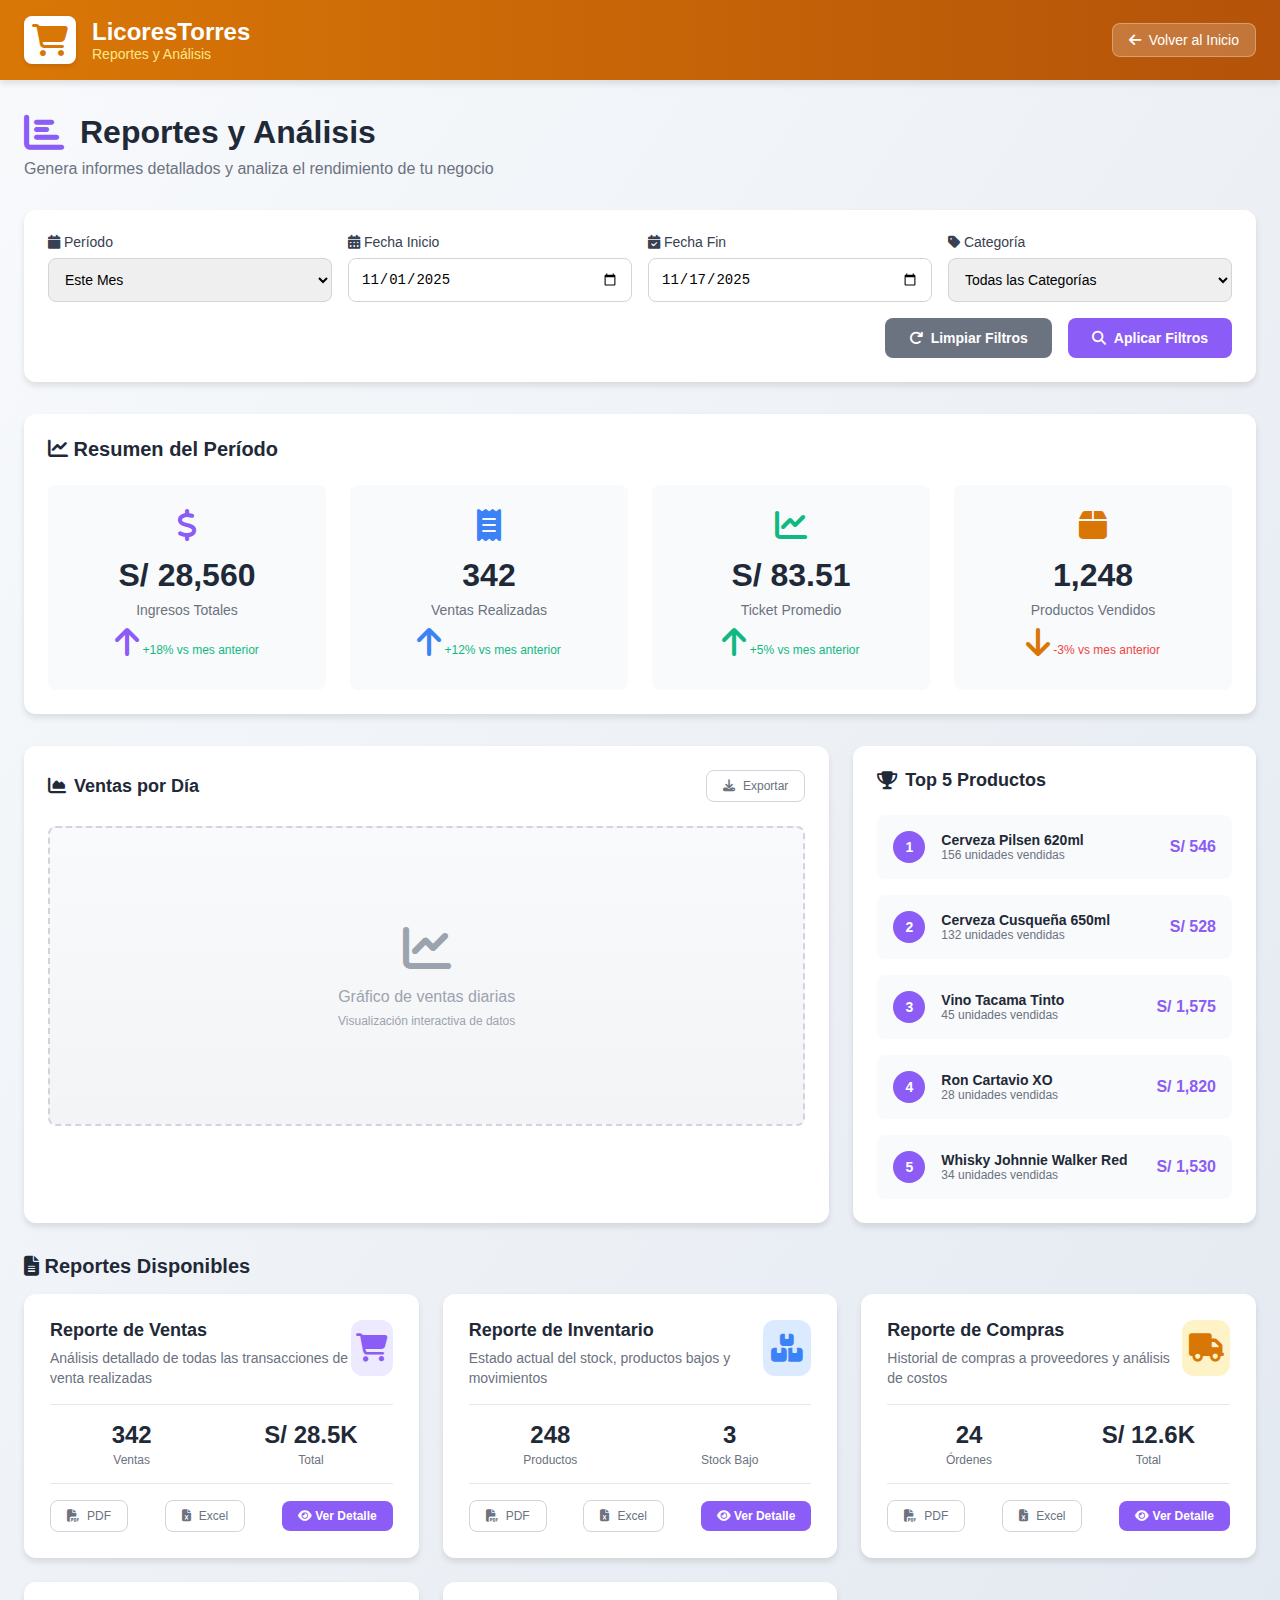
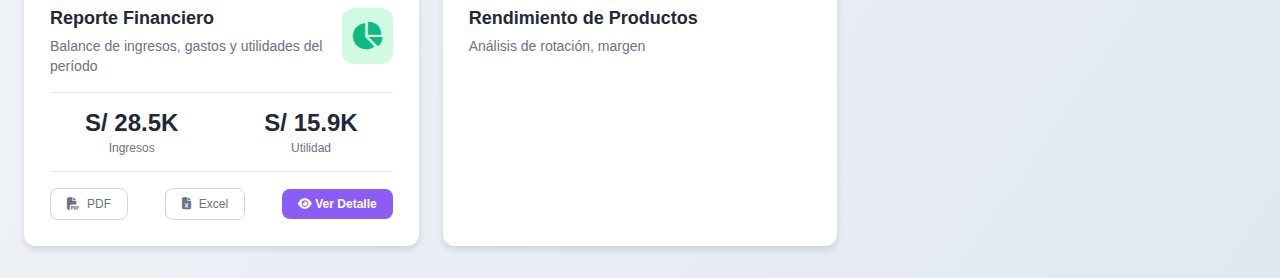
<file: InterfazPrincipal/Reportes_y_Analisis.html>
<!DOCTYPE html>
<html lang="es">
<head>
    <meta charset="UTF-8">
    <meta name="viewport" content="width=device-width, initial-scale=1.0">
    <title>Reportes y Análisis - LicoresTorres</title>
    <link rel="stylesheet" href="https://cdnjs.cloudflare.com/ajax/libs/font-awesome/6.4.0/css/all.min.css">
    <style>
        * {
            margin: 0;
            padding: 0;
            box-sizing: border-box;
        }

        body {
            font-family: 'Segoe UI', Tahoma, Geneva, Verdana, sans-serif;
            background: linear-gradient(to bottom right, #f8fafc, #e2e8f0);
            min-height: 100vh;
        }

        /* Header */
        header {
            background: linear-gradient(to right, #d97706, #b45309);
            box-shadow: 0 4px 6px rgba(0,0,0,0.1);
            padding: 1rem 1.5rem;
        }

        .header-content {
            display: flex;
            justify-content: space-between;
            align-items: center;
            max-width: 1400px;
            margin: 0 auto;
        }

        .logo-section {
            display: flex;
            align-items: center;
            gap: 1rem;
        }

        .logo-box {
            background: white;
            padding: 0.5rem;
            border-radius: 0.5rem;
            box-shadow: 0 2px 4px rgba(0,0,0,0.1);
        }

        .logo-box i {
            font-size: 32px;
            color: #d97706;
        }

        .logo-text h1 {
            color: white;
            font-size: 1.5rem;
            font-weight: bold;
        }

        .logo-text p {
            color: #fde68a;
            font-size: 0.875rem;
        }

        .back-btn {
            background: rgba(255,255,255,0.2);
            border: 1px solid rgba(255,255,255,0.3);
            color: white;
            padding: 0.5rem 1rem;
            border-radius: 0.5rem;
            cursor: pointer;
            display: flex;
            align-items: center;
            gap: 0.5rem;
            font-size: 0.875rem;
            transition: all 0.3s;
        }

        .back-btn:hover {
            background: rgba(255,255,255,0.3);
        }

        /* Main Container */
        .main-container {
            max-width: 1400px;
            margin: 2rem auto;
            padding: 0 1.5rem;
        }

        .page-title {
            color: #1f2937;
            font-size: 2rem;
            font-weight: bold;
            margin-bottom: 0.5rem;
            display: flex;
            align-items: center;
            gap: 1rem;
        }

        .page-title i {
            color: #8b5cf6;
            font-size: 2.5rem;
        }

        .page-subtitle {
            color: #6b7280;
            margin-bottom: 2rem;
        }

        /* Filter Section */
        .filter-section {
            background: white;
            border-radius: 0.75rem;
            box-shadow: 0 4px 6px rgba(0,0,0,0.1);
            padding: 1.5rem;
            margin-bottom: 2rem;
        }

        .filter-grid {
            display: grid;
            grid-template-columns: repeat(auto-fit, minmax(200px, 1fr));
            gap: 1rem;
            margin-bottom: 1rem;
        }

        .filter-group {
            display: flex;
            flex-direction: column;
            gap: 0.5rem;
        }

        .filter-group label {
            color: #374151;
            font-weight: 500;
            font-size: 0.875rem;
        }

        .filter-group select,
        .filter-group input {
            padding: 0.75rem;
            border: 1px solid #d1d5db;
            border-radius: 0.5rem;
            font-size: 0.875rem;
        }

        .filter-group select:focus,
        .filter-group input:focus {
            outline: none;
            border-color: #8b5cf6;
            box-shadow: 0 0 0 3px rgba(139, 92, 246, 0.1);
        }

        .filter-actions {
            display: flex;
            gap: 1rem;
            justify-content: flex-end;
        }

        .btn {
            padding: 0.75rem 1.5rem;
            border: none;
            border-radius: 0.5rem;
            font-weight: 600;
            cursor: pointer;
            transition: all 0.3s;
            display: flex;
            align-items: center;
            justify-content: center;
            gap: 0.5rem;
            font-size: 0.875rem;
        }

        .btn-primary {
            background: #8b5cf6;
            color: white;
        }

        .btn-primary:hover {
            background: #7c3aed;
            transform: translateY(-2px);
            box-shadow: 0 4px 8px rgba(139, 92, 246, 0.3);
        }

        .btn-secondary {
            background: #6b7280;
            color: white;
        }

        .btn-secondary:hover {
            background: #4b5563;
        }

        /* Report Cards Grid */
        .reports-grid {
            display: grid;
            grid-template-columns: repeat(auto-fit, minmax(320px, 1fr));
            gap: 1.5rem;
            margin-bottom: 2rem;
        }

        .report-card {
            background: white;
            border-radius: 0.75rem;
            box-shadow: 0 4px 6px rgba(0,0,0,0.1);
            padding: 1.5rem;
            cursor: pointer;
            transition: all 0.3s;
            border: 2px solid transparent;
        }

        .report-card:hover {
            transform: translateY(-4px);
            box-shadow: 0 10px 20px rgba(0,0,0,0.15);
        }

        .report-card.purple:hover {
            border-color: #c4b5fd;
            background: #faf5ff;
        }

        .report-card.blue:hover {
            border-color: #93c5fd;
            background: #eff6ff;
        }

        .report-card.green:hover {
            border-color: #86efac;
            background: #f0fdf4;
        }

        .report-card.amber:hover {
            border-color: #fcd34d;
            background: #fffbeb;
        }

        .report-header {
            display: flex;
            justify-content: space-between;
            align-items: start;
            margin-bottom: 1rem;
        }

        .report-icon {
            width: 56px;
            height: 56px;
            border-radius: 0.75rem;
            display: flex;
            align-items: center;
            justify-content: center;
        }

        .report-icon.purple { background: #ede9fe; }
        .report-icon.blue { background: #dbeafe; }
        .report-icon.green { background: #d1fae5; }
        .report-icon.amber { background: #fef3c7; }

        .report-icon i {
            font-size: 28px;
        }

        .report-icon.purple i { color: #8b5cf6; }
        .report-icon.blue i { color: #3b82f6; }
        .report-icon.green i { color: #10b981; }
        .report-icon.amber i { color: #d97706; }

        .report-info h3 {
            color: #1f2937;
            font-size: 1.125rem;
            font-weight: bold;
            margin-bottom: 0.5rem;
        }

        .report-info p {
            color: #6b7280;
            font-size: 0.875rem;
            line-height: 1.4;
        }

        .report-stats {
            display: grid;
            grid-template-columns: repeat(2, 1fr);
            gap: 1rem;
            margin-top: 1rem;
            padding-top: 1rem;
            border-top: 1px solid #e5e7eb;
        }

        .stat-item {
            text-align: center;
        }

        .stat-value {
            font-size: 1.5rem;
            font-weight: bold;
            color: #1f2937;
        }

        .stat-label {
            font-size: 0.75rem;
            color: #6b7280;
            margin-top: 0.25rem;
        }

        .report-action {
            margin-top: 1rem;
            padding-top: 1rem;
            border-top: 1px solid #e5e7eb;
            display: flex;
            justify-content: space-between;
            align-items: center;
        }

        .btn-export {
            background: none;
            border: 1px solid #d1d5db;
            color: #6b7280;
            padding: 0.5rem 1rem;
            border-radius: 0.5rem;
            font-size: 0.75rem;
            cursor: pointer;
            transition: all 0.3s;
            display: flex;
            align-items: center;
            gap: 0.5rem;
        }

        .btn-export:hover {
            background: #f9fafb;
            border-color: #8b5cf6;
            color: #8b5cf6;
        }

        .btn-view {
            background: #8b5cf6;
            color: white;
            border: none;
            padding: 0.5rem 1rem;
            border-radius: 0.5rem;
            font-size: 0.75rem;
            cursor: pointer;
            transition: all 0.3s;
            font-weight: 600;
        }

        .btn-view:hover {
            background: #7c3aed;
        }

        /* Charts Section */
        .charts-section {
            display: grid;
            grid-template-columns: 2fr 1fr;
            gap: 1.5rem;
            margin-bottom: 2rem;
        }

        .chart-card {
            background: white;
            border-radius: 0.75rem;
            box-shadow: 0 4px 6px rgba(0,0,0,0.1);
            padding: 1.5rem;
        }

        .chart-header {
            display: flex;
            justify-content: space-between;
            align-items: center;
            margin-bottom: 1.5rem;
        }

        .chart-title {
            color: #1f2937;
            font-size: 1.125rem;
            font-weight: bold;
            display: flex;
            align-items: center;
            gap: 0.5rem;
        }

        .chart-placeholder {
            height: 300px;
            background: linear-gradient(to bottom, #f9fafb, #f3f4f6);
            border-radius: 0.5rem;
            display: flex;
            align-items: center;
            justify-content: center;
            color: #9ca3af;
            border: 2px dashed #d1d5db;
        }

        .top-products-list {
            display: flex;
            flex-direction: column;
            gap: 1rem;
        }

        .product-item {
            display: flex;
            align-items: center;
            gap: 1rem;
            padding: 1rem;
            background: #f9fafb;
            border-radius: 0.5rem;
            transition: all 0.3s;
        }

        .product-item:hover {
            background: #f3f4f6;
        }

        .product-rank {
            width: 32px;
            height: 32px;
            background: #8b5cf6;
            color: white;
            border-radius: 50%;
            display: flex;
            align-items: center;
            justify-content: center;
            font-weight: bold;
            font-size: 0.875rem;
        }

        .product-details {
            flex: 1;
        }

        .product-name {
            font-weight: 600;
            color: #1f2937;
            font-size: 0.875rem;
        }

        .product-sales {
            font-size: 0.75rem;
            color: #6b7280;
        }

        .product-amount {
            font-weight: bold;
            color: #8b5cf6;
            font-size: 1rem;
        }

        /* Summary Section */
        .summary-section {
            background: white;
            border-radius: 0.75rem;
            box-shadow: 0 4px 6px rgba(0,0,0,0.1);
            padding: 1.5rem;
        }

        .summary-grid {
            display: grid;
            grid-template-columns: repeat(auto-fit, minmax(200px, 1fr));
            gap: 1.5rem;
        }

        .summary-item {
            text-align: center;
            padding: 1.5rem;
            background: #f9fafb;
            border-radius: 0.5rem;
        }

        .summary-item i {
            font-size: 32px;
            margin-bottom: 0.5rem;
        }

        .summary-item.purple i { color: #8b5cf6; }
        .summary-item.blue i { color: #3b82f6; }
        .summary-item.green i { color: #10b981; }
        .summary-item.amber i { color: #d97706; }

        .summary-value {
            font-size: 2rem;
            font-weight: bold;
            color: #1f2937;
            margin: 0.5rem 0;
        }

        .summary-label {
            color: #6b7280;
            font-size: 0.875rem;
        }

        .summary-trend {
            margin-top: 0.5rem;
            font-size: 0.75rem;
        }

        .trend-up {
            color: #10b981;
        }

        .trend-down {
            color: #ef4444;
        }

        @media (max-width: 1024px) {
            .charts-section {
                grid-template-columns: 1fr;
            }

            .reports-grid {
                grid-template-columns: 1fr;
            }
        }

        @media (max-width: 768px) {
            .filter-grid {
                grid-template-columns: 1fr;
            }

            .filter-actions {
                flex-direction: column;
            }

            .btn {
                width: 100%;
            }
        }
    </style>
</head>
<body>
    <!-- Header -->
    <header>
        <div class="header-content">
            <div class="logo-section">
                <div class="logo-box">
                    <i class="fas fa-shopping-cart"></i>
                </div>
                <div class="logo-text">
                    <h1>LicoresTorres</h1>
                    <p>Reportes y Análisis</p>
                </div>
            </div>
            <button class="back-btn" onclick="window.location.href='index.html'">
                <i class="fas fa-arrow-left"></i>
                Volver al Inicio
            </button>
        </div>
    </header>

    <!-- Main Content -->
    <div class="main-container">
        <div class="page-title">
            <i class="fas fa-chart-bar"></i>
            Reportes y Análisis
        </div>
        <p class="page-subtitle">Genera informes detallados y analiza el rendimiento de tu negocio</p>

        <!-- Filter Section -->
        <div class="filter-section">
            <div class="filter-grid">
                <div class="filter-group">
                    <label><i class="fas fa-calendar"></i> Período</label>
                    <select id="periodFilter">
                        <option value="today">Hoy</option>
                        <option value="week">Esta Semana</option>
                        <option value="month" selected>Este Mes</option>
                        <option value="quarter">Este Trimestre</option>
                        <option value="year">Este Año</option>
                        <option value="custom">Personalizado</option>
                    </select>
                </div>
                <div class="filter-group">
                    <label><i class="fas fa-calendar-alt"></i> Fecha Inicio</label>
                    <input type="date" id="startDate" value="2025-11-01">
                </div>
                <div class="filter-group">
                    <label><i class="fas fa-calendar-check"></i> Fecha Fin</label>
                    <input type="date" id="endDate" value="2025-11-17">
                </div>
                <div class="filter-group">
                    <label><i class="fas fa-tag"></i> Categoría</label>
                    <select id="categoryFilter">
                        <option value="all">Todas las Categorías</option>
                        <option value="cervezas">Cervezas</option>
                        <option value="vinos">Vinos</option>
                        <option value="licores">Licores</option>
                        <option value="whisky">Whisky</option>
                    </select>
                </div>
            </div>
            <div class="filter-actions">
                <button class="btn btn-secondary">
                    <i class="fas fa-redo"></i>
                    Limpiar Filtros
                </button>
                <button class="btn btn-primary">
                    <i class="fas fa-search"></i>
                    Aplicar Filtros
                </button>
            </div>
        </div>

        <!-- Summary Section -->
        <div class="summary-section" style="margin-bottom: 2rem;">
            <h3 style="color: #1f2937; font-size: 1.25rem; font-weight: bold; margin-bottom: 1.5rem;">
                <i class="fas fa-chart-line"></i> Resumen del Período
            </h3>
            <div class="summary-grid">
                <div class="summary-item purple">
                    <i class="fas fa-dollar-sign"></i>
                    <div class="summary-value">S/ 28,560</div>
                    <div class="summary-label">Ingresos Totales</div>
                    <div class="summary-trend trend-up">
                        <i class="fas fa-arrow-up"></i> +18% vs mes anterior
                    </div>
                </div>
                <div class="summary-item blue">
                    <i class="fas fa-receipt"></i>
                    <div class="summary-value">342</div>
                    <div class="summary-label">Ventas Realizadas</div>
                    <div class="summary-trend trend-up">
                        <i class="fas fa-arrow-up"></i> +12% vs mes anterior
                    </div>
                </div>
                <div class="summary-item green">
                    <i class="fas fa-chart-line"></i>
                    <div class="summary-value">S/ 83.51</div>
                    <div class="summary-label">Ticket Promedio</div>
                    <div class="summary-trend trend-up">
                        <i class="fas fa-arrow-up"></i> +5% vs mes anterior
                    </div>
                </div>
                <div class="summary-item amber">
                    <i class="fas fa-box"></i>
                    <div class="summary-value">1,248</div>
                    <div class="summary-label">Productos Vendidos</div>
                    <div class="summary-trend trend-down">
                        <i class="fas fa-arrow-down"></i> -3% vs mes anterior
                    </div>
                </div>
            </div>
        </div>

        <!-- Charts Section -->
        <div class="charts-section">
            <div class="chart-card">
                <div class="chart-header">
                    <h3 class="chart-title">
                        <i class="fas fa-chart-area"></i>
                        Ventas por Día
                    </h3>
                    <button class="btn-export">
                        <i class="fas fa-download"></i>
                        Exportar
                    </button>
                </div>
                <div class="chart-placeholder">
                    <div style="text-align: center;">
                        <i class="fas fa-chart-line" style="font-size: 48px; margin-bottom: 1rem;"></i>
                        <p>Gráfico de ventas diarias</p>
                        <p style="font-size: 0.75rem; margin-top: 0.5rem;">Visualización interactiva de datos</p>
                    </div>
                </div>
            </div>

            <div class="chart-card">
                <div class="chart-header">
                    <h3 class="chart-title">
                        <i class="fas fa-trophy"></i>
                        Top 5 Productos
                    </h3>
                </div>
                <div class="top-products-list">
                    <div class="product-item">
                        <div class="product-rank">1</div>
                        <div class="product-details">
                            <div class="product-name">Cerveza Pilsen 620ml</div>
                            <div class="product-sales">156 unidades vendidas</div>
                        </div>
                        <div class="product-amount">S/ 546</div>
                    </div>
                    <div class="product-item">
                        <div class="product-rank">2</div>
                        <div class="product-details">
                            <div class="product-name">Cerveza Cusqueña 650ml</div>
                            <div class="product-sales">132 unidades vendidas</div>
                        </div>
                        <div class="product-amount">S/ 528</div>
                    </div>
                    <div class="product-item">
                        <div class="product-rank">3</div>
                        <div class="product-details">
                            <div class="product-name">Vino Tacama Tinto</div>
                            <div class="product-sales">45 unidades vendidas</div>
                        </div>
                        <div class="product-amount">S/ 1,575</div>
                    </div>
                    <div class="product-item">
                        <div class="product-rank">4</div>
                        <div class="product-details">
                            <div class="product-name">Ron Cartavio XO</div>
                            <div class="product-sales">28 unidades vendidas</div>
                        </div>
                        <div class="product-amount">S/ 1,820</div>
                    </div>
                    <div class="product-item">
                        <div class="product-rank">5</div>
                        <div class="product-details">
                            <div class="product-name">Whisky Johnnie Walker Red</div>
                            <div class="product-sales">34 unidades vendidas</div>
                        </div>
                        <div class="product-amount">S/ 1,530</div>
                    </div>
                </div>
            </div>
        </div>

        <!-- Report Cards -->
        <h3 style="color: #1f2937; font-size: 1.25rem; font-weight: bold; margin-bottom: 1rem;">
            <i class="fas fa-file-alt"></i> Reportes Disponibles
        </h3>
        <div class="reports-grid">
            <!-- Sales Report -->
            <div class="report-card purple">
                <div class="report-header">
                    <div class="report-info">
                        <h3>Reporte de Ventas</h3>
                        <p>Análisis detallado de todas las transacciones de venta realizadas</p>
                    </div>
                    <div class="report-icon purple">
                        <i class="fas fa-shopping-cart"></i>
                    </div>
                </div>
                <div class="report-stats">
                    <div class="stat-item">
                        <div class="stat-value">342</div>
                        <div class="stat-label">Ventas</div>
                    </div>
                    <div class="stat-item">
                        <div class="stat-value">S/ 28.5K</div>
                        <div class="stat-label">Total</div>
                    </div>
                </div>
                <div class="report-action">
                    <button class="btn-export" onclick="alert('Exportando reporte de ventas...')">
                        <i class="fas fa-file-pdf"></i>
                        PDF
                    </button>
                    <button class="btn-export" onclick="alert('Exportando reporte de ventas...')">
                        <i class="fas fa-file-excel"></i>
                        Excel
                    </button>
                    <button class="btn-view">
                        <i class="fas fa-eye"></i>
                        Ver Detalle
                    </button>
                </div>
            </div>

            <!-- Inventory Report -->
            <div class="report-card blue">
                <div class="report-header">
                    <div class="report-info">
                        <h3>Reporte de Inventario</h3>
                        <p>Estado actual del stock, productos bajos y movimientos</p>
                    </div>
                    <div class="report-icon blue">
                        <i class="fas fa-boxes"></i>
                    </div>
                </div>
                <div class="report-stats">
                    <div class="stat-item">
                        <div class="stat-value">248</div>
                        <div class="stat-label">Productos</div>
                    </div>
                    <div class="stat-item">
                        <div class="stat-value">3</div>
                        <div class="stat-label">Stock Bajo</div>
                    </div>
                </div>
                <div class="report-action">
                    <button class="btn-export" onclick="alert('Exportando reporte de inventario...')">
                        <i class="fas fa-file-pdf"></i>
                        PDF
                    </button>
                    <button class="btn-export" onclick="alert('Exportando reporte de inventario...')">
                        <i class="fas fa-file-excel"></i>
                        Excel
                    </button>
                    <button class="btn-view">
                        <i class="fas fa-eye"></i>
                        Ver Detalle
                    </button>
                </div>
            </div>

            <!-- Purchase Report -->
            <div class="report-card amber">
                <div class="report-header">
                    <div class="report-info">
                        <h3>Reporte de Compras</h3>
                        <p>Historial de compras a proveedores y análisis de costos</p>
                    </div>
                    <div class="report-icon amber">
                        <i class="fas fa-truck"></i>
                    </div>
                </div>
                <div class="report-stats">
                    <div class="stat-item">
                        <div class="stat-value">24</div>
                        <div class="stat-label">Órdenes</div>
                    </div>
                    <div class="stat-item">
                        <div class="stat-value">S/ 12.6K</div>
                        <div class="stat-label">Total</div>
                    </div>
                </div>
                <div class="report-action">
                    <button class="btn-export" onclick="alert('Exportando reporte de compras...')">
                        <i class="fas fa-file-pdf"></i>
                        PDF
                    </button>
                    <button class="btn-export" onclick="alert('Exportando reporte de compras...')">
                        <i class="fas fa-file-excel"></i>
                        Excel
                    </button>
                    <button class="btn-view">
                        <i class="fas fa-eye"></i>
                        Ver Detalle
                    </button>
                </div>
            </div>

            <!-- Financial Report -->
            <div class="report-card green">
                <div class="report-header">
                    <div class="report-info">
                        <h3>Reporte Financiero</h3>
                        <p>Balance de ingresos, gastos y utilidades del período</p>
                    </div>
                    <div class="report-icon green">
                        <i class="fas fa-chart-pie"></i>
                    </div>
                </div>
                <div class="report-stats">
                    <div class="stat-item">
                        <div class="stat-value">S/ 28.5K</div>
                        <div class="stat-label">Ingresos</div>
                    </div>
                    <div class="stat-item">
                        <div class="stat-value">S/ 15.9K</div>
                        <div class="stat-label">Utilidad</div>
                    </div>
                </div>
                <div class="report-action">
                    <button class="btn-export" onclick="alert('Exportando reporte financiero...')">
                        <i class="fas fa-file-pdf"></i>
                        PDF
                    </button>
                    <button class="btn-export" onclick="alert('Exportando reporte financiero...')">
                        <i class="fas fa-file-excel"></i>
                        Excel
                    </button>
                    <button class="btn-view">
                        <i class="fas fa-eye"></i>
                        Ver Detalle
                    </button>
                </div>
            </div>

            <!-- Product Performance Report -->
            <div class="report-card purple">
                <div class="report-header">
                    <div class="report-info">
                        <h3>Rendimiento de Productos</h3>
                        <p>Análisis de rotación, margen
</file>
